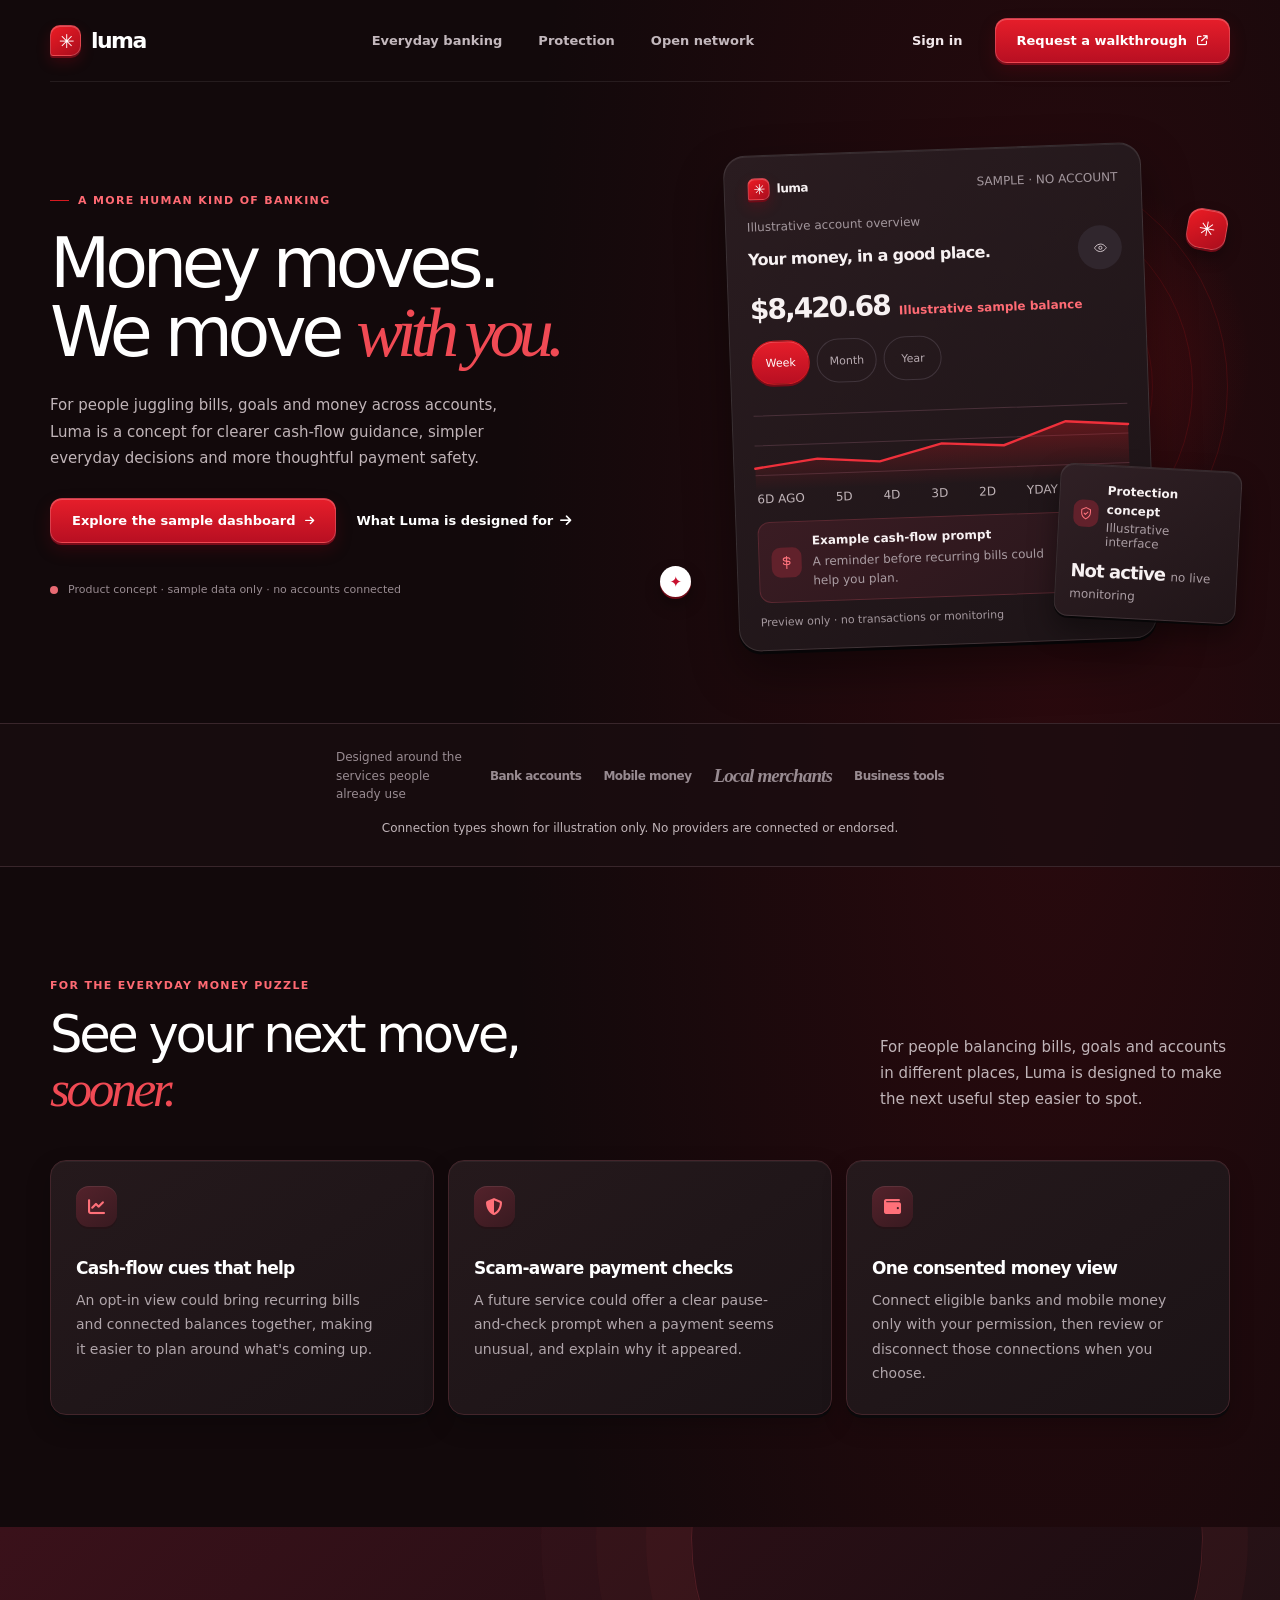
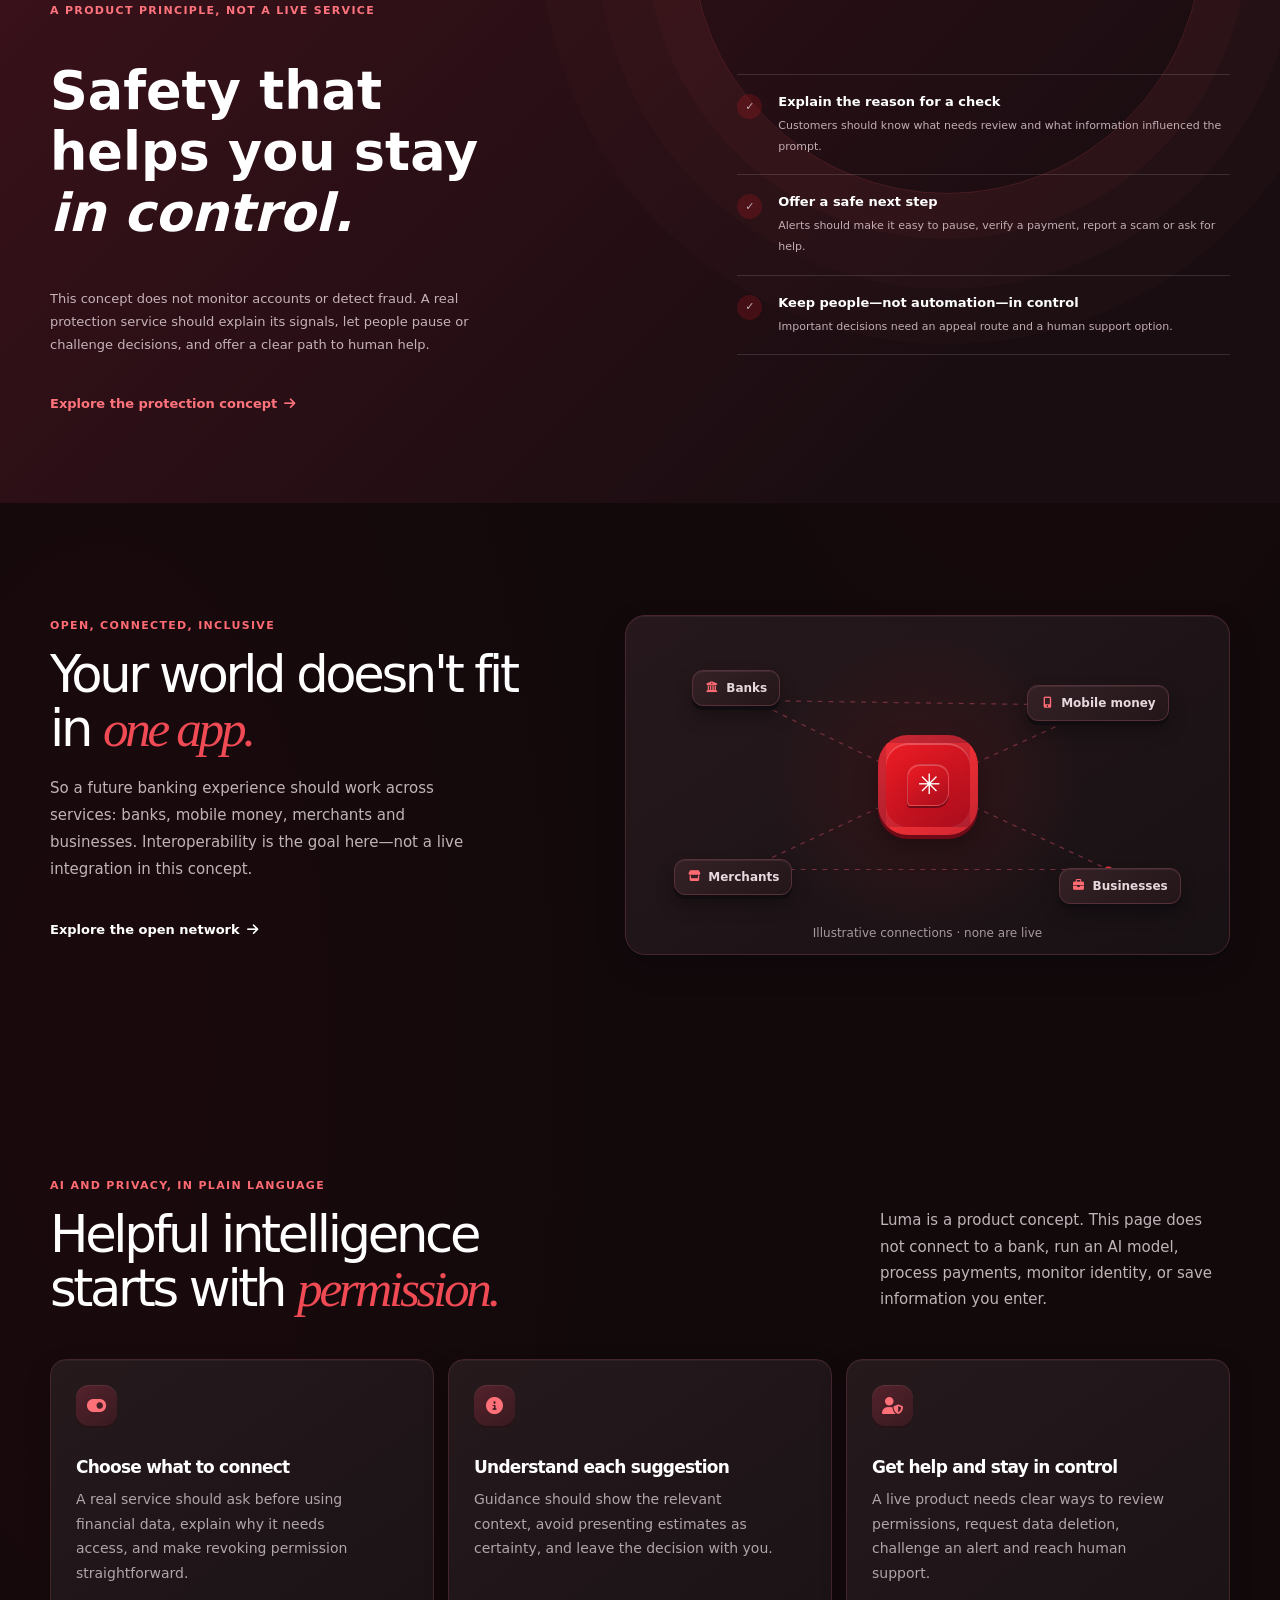
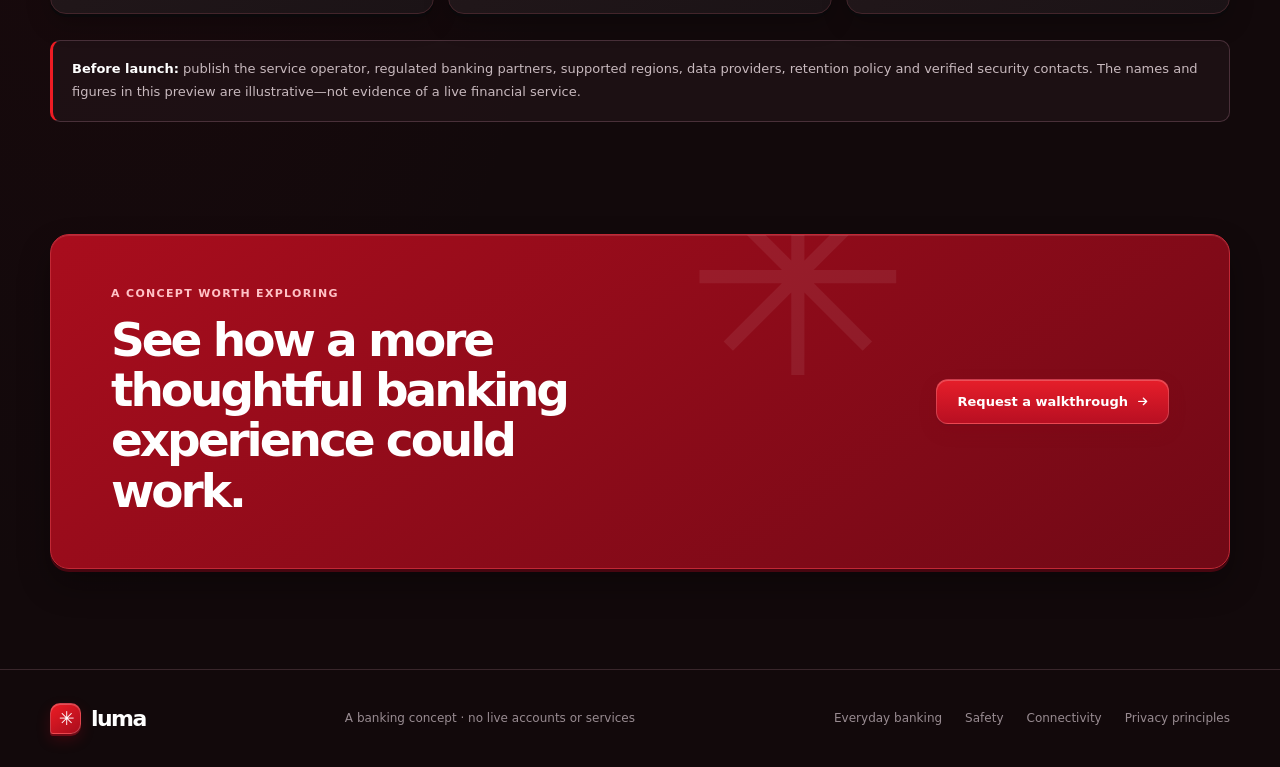
<file: index.html>
<!doctype html>
<html lang="en">
<head>
  <meta charset="utf-8">
  <meta name="viewport" content="width=device-width, initial-scale=1">
  <meta name="theme-color" content="#12090b">
  <meta name="description" content="Explore Luma, a concept for everyday money guidance, thoughtful fraud prevention and connected financial services. No real accounts or AI are connected.">
  <title>Luma — banking, one step ahead</title>
  <link rel="stylesheet" href="styles.css">
  <link rel="stylesheet" href="https://cdnjs.cloudflare.com/ajax/libs/font-awesome/6.7.2/css/all.min.css" crossorigin="anonymous">

</head>
<body>
  <header class="shell topbar">
    <a class="brand" href="#" aria-label="Luma home"><span class="brand-mark" aria-hidden="true">✳</span>luma</a>
    <nav class="nav" id="primary-nav" aria-label="Main navigation">
      <a href="everyday.html">Everyday banking</a>
      <a href="protection.html">Protection</a>
      <a href="connected.html">Open network</a>
    </nav>
    <div class="nav-actions">
      <a class="login" href="#sign-in">Sign in</a>
      <a class="button" href="#walkthrough" aria-label="Request a walkthrough"><span class="nav-cta-full">Request a walkthrough</span><span class="nav-cta-short" aria-hidden="true">Demo</span><i class="fa-solid fa-arrow-up-right-from-square" aria-hidden="true"></i></a>
      <button class="menu-toggle" type="button" aria-label="Open navigation menu" aria-expanded="false" aria-controls="primary-nav">
        <svg width="20" height="20" viewBox="0 0 24 24" fill="none" aria-hidden="true"><path d="M4 7h16M4 12h16M4 17h16" stroke="currentColor" stroke-width="1.7" stroke-linecap="round"/></svg>
      </button>
    </div>
  </header>

  <main>
    <section class="shell hero" aria-labelledby="hero-title">
      <div class="hero-copy">
        <div class="eyebrow">A more human kind of banking</div>
        <h1 id="hero-title">Money moves.<br>We move <em>with you.</em></h1>
        <p>For people juggling bills, goals and money across accounts, Luma is a concept for clearer cash-flow guidance, simpler everyday decisions and more thoughtful payment safety.</p>
        <div class="hero-buttons">
          <a class="button" href="#demo">Explore the sample dashboard <i class="fa-solid fa-arrow-right" aria-hidden="true"></i></a>
          <a class="text-link" href="#everyday">What Luma is designed for <i class="fa-solid fa-arrow-right" aria-hidden="true"></i></a>
        </div>
        <div class="trust-row">
          <span class="preview-dot" aria-hidden="true"></span>
          <span>Product concept · sample data only · no accounts connected</span>
        </div>
      </div>

      <div class="hero-visual">
        <div class="glow" aria-hidden="true"></div>
        <div class="orbit" aria-hidden="true"></div>
        <span class="float-spark spark-one" aria-hidden="true">✳</span>
        <span class="float-spark spark-two" aria-hidden="true">✦</span>
        <div class="dashboard" id="demo" aria-label="Illustrative Luma dashboard">
          <div class="dash-top">
            <div class="dash-brand"><span class="brand-mark" aria-hidden="true">✳</span>luma</div>
            <span class="dash-date">SAMPLE · NO ACCOUNT</span>
          </div>
          <p class="greeting">Illustrative account overview</p>
          <div class="dash-heading">
            <h2 id="dashboard-title">Your money, in a good place.</h2>
            <button type="button" class="balance-toggle" aria-label="Hide account balance" aria-pressed="false" title="Toggle balance visibility">
              <svg width="15" height="15" viewBox="0 0 24 24" fill="none" aria-hidden="true"><path d="M2.5 12s3.4-6 9.5-6 9.5 6 9.5 6-3.4 6-9.5 6-9.5-6-9.5-6Z" stroke="currentColor" stroke-width="1.5"/><circle cx="12" cy="12" r="2.5" stroke="currentColor" stroke-width="1.5"/></svg>
            </button>
          </div>
          <div class="balance-line">
            <span class="balance-amount" data-visible="$8,420.68">$8,420.68</span>
            <span class="balance-change">Illustrative sample balance</span>
          </div>
          <div class="balance-tabs" role="group" aria-label="Choose dashboard time period">
            <button class="balance-tab active" type="button" data-period="week" aria-pressed="true">Week</button>
            <button class="balance-tab" type="button" data-period="month" aria-pressed="false">Month</button>
            <button class="balance-tab" type="button" data-period="year" aria-pressed="false">Year</button>
          </div>
          <svg class="chart" viewBox="0 0 360 92" preserveAspectRatio="none" role="img" aria-label="Illustrative weekly account balance trend">
            <defs><linearGradient id="chartFill" x1="0" x2="0" y1="0" y2="1"><stop offset="0" stop-color="#d71920" stop-opacity=".35"/><stop offset="1" stop-color="#d71920" stop-opacity="0"/></linearGradient></defs>
            <path class="chart-grid" d="M0 17H360M0 47H360M0 77H360"/>
            <path class="chart-fill" id="chart-area" d="M0 70 L60 62 L120 67 L180 51 L240 55 L300 33 L360 38 L360 92 L0 92Z"/>
            <path class="chart-line" id="chart-line" d="M0 70 L60 62 L120 67 L180 51 L240 55 L300 33 L360 38"/>
          </svg>
          <p class="chart-description sr-only" id="chart-description" aria-live="polite">Sample weekly balance trend. No account is connected and these figures are not real.</p>
          <div class="chart-label" aria-hidden="true"><span>6D AGO</span><span>5D</span><span>4D</span><span>3D</span><span>2D</span><span>YDAY</span><span>TODAY</span></div>
          <div class="insight-card">
            <div class="insight-icon" aria-hidden="true">
              <svg width="16" height="16" viewBox="0 0 24 24" fill="none"><path d="M12 3v18M17 7.5c0-1.6-2-2.7-5-2.7S7 6 7 7.5 8.5 10 12 10s5 1.1 5 2.7-2 2.7-5 2.7-5-1.1-5-2.7" stroke="currentColor" stroke-width="1.6" stroke-linecap="round"/></svg>
            </div>
            <div class="insight-copy"><strong id="insight-title">Example cash-flow prompt</strong><span id="insight-copy">A reminder before recurring bills could help you plan.</span></div>
            <span class="insight-value">SAMPLE</span>
          </div>
          <div class="dash-bottom">Preview only · no transactions or monitoring</div>
        </div>
        <div class="floating-card">
          <div class="floating-head">
            <span class="shield" aria-hidden="true">
              <svg width="15" height="15" viewBox="0 0 24 24" fill="none"><path d="M12 3 19 6v5c0 4.6-3 8-7 10-4-2-7-5.4-7-10V6l7-3Z" stroke="currentColor" stroke-width="1.6"/><path d="m9 12 2 2 4-4" stroke="currentColor" stroke-width="1.6" stroke-linecap="round" stroke-linejoin="round"/></svg>
            </span>
            <div><strong>Protection concept</strong><small>Illustrative interface</small></div>
          </div>
          <div class="protected">Not active <span>no live monitoring</span></div>
        </div>
      </div>
    </section>

    <section class="partners" aria-label="Examples of services a future Luma experience could connect">
      <div class="shell partners-row">
        <div class="partners-label">Designed around the services people already use</div>
        <div class="partner-name">Bank accounts</div>
        <div class="partner-name">Mobile money</div>
        <div class="partner-name">Local merchants</div>
        <div class="partner-name">Business tools</div>
      </div>
      <p class="network-disclaimer">Connection types shown for illustration only. No providers are connected or endorsed.</p>
    </section>

    <section class="shell section" id="everyday" aria-labelledby="everyday-title">
      <div class="section-head">
        <div>
          <div class="section-kicker">For the everyday money puzzle</div>
          <h2 id="everyday-title">See your next move, <em>sooner.</em></h2>
        </div>
        <p class="section-intro">For people balancing bills, goals and accounts in different places, Luma is designed to make the next useful step easier to spot.</p>
      </div>
      <div class="feature-grid">
        <article class="feature">
          <div class="feature-icon" aria-hidden="true"><i class="fa-solid fa-chart-line"></i></div>
          <h3>Cash-flow cues that help</h3>
          <p>An opt-in view could bring recurring bills and connected balances together, making it easier to plan around what's coming up.</p>
        </article>
        <article class="feature">
          <div class="feature-icon" aria-hidden="true"><i class="fa-solid fa-shield-halved"></i></div>
          <h3>Scam-aware payment checks</h3>
          <p>A future service could offer a clear pause-and-check prompt when a payment seems unusual, and explain why it appeared.</p>
        </article>
        <article class="feature">
          <div class="feature-icon" aria-hidden="true"><i class="fa-solid fa-wallet"></i></div>
          <h3>One consented money view</h3>
          <p>Connect eligible banks and mobile money only with your permission, then review or disconnect those connections when you choose.</p>
        </article>
      </div>
    </section>

    <section class="safety" id="protection" aria-labelledby="safety-title">
      <div class="shell safety-inner">
        <div>
          <div class="section-kicker">A product principle, not a live service</div>
          <h2 id="safety-title">Safety that helps you stay <em>in control.</em></h2>
          <p>This concept does not monitor accounts or detect fraud. A real protection service should explain its signals, let people pause or challenge decisions, and offer a clear path to human help.</p>
          <a class="text-link" href="protection.html">Explore the protection concept <i class="fa-solid fa-arrow-right" aria-hidden="true"></i></a>
        </div>
        <div class="safety-list">
          <div class="safety-item">
            <span class="check" aria-hidden="true">✓</span>
            <div><strong>Explain the reason for a check</strong><span>Customers should know what needs review and what information influenced the prompt.</span></div>
          </div>
          <div class="safety-item">
            <span class="check" aria-hidden="true">✓</span>
            <div><strong>Offer a safe next step</strong><span>Alerts should make it easy to pause, verify a payment, report a scam or ask for help.</span></div>
          </div>
          <div class="safety-item">
            <span class="check" aria-hidden="true">✓</span>
            <div><strong>Keep people—not automation—in control</strong><span>Important decisions need an appeal route and a human support option.</span></div>
          </div>
        </div>
      </div>
    </section>

    <section class="shell section network" id="connected" aria-labelledby="network-title">
      <div>
        <div class="section-kicker">Open, connected, inclusive</div>
        <h2 id="network-title">Your world doesn't fit in <em>one app.</em></h2>
        <p>So a future banking experience should work across services: banks, mobile money, merchants and businesses. Interoperability is the goal here—not a live integration in this concept.</p>
        <a class="text-link" href="connected.html">Explore the open network <i class="fa-solid fa-arrow-right" aria-hidden="true"></i></a>
      </div>
      <div class="network-map" role="img" aria-label="Luma connecting banks, mobile wallets, merchants and businesses">
        <svg class="map-lines" viewBox="0 0 500 340" preserveAspectRatio="none" aria-hidden="true">
          <path d="M250 170 105 85M250 170 395 90M250 170 100 255M250 170 400 255"/>
          <path d="M105 85 395 90M100 255 400 255"/>
          <circle cx="105" cy="85" r="3"/><circle cx="395" cy="90" r="3"/><circle cx="100" cy="255" r="3"/><circle cx="400" cy="255" r="3"/>
        </svg>
        <div class="network-hub"><span class="brand-mark" aria-hidden="true">✳</span></div>
        <div class="network-node node-bank"><i class="fa-solid fa-building-columns" aria-hidden="true"></i> Banks</div>
        <div class="network-node node-wallet"><i class="fa-solid fa-mobile-screen-button" aria-hidden="true"></i> Mobile money</div>
        <div class="network-node node-shop"><i class="fa-solid fa-store" aria-hidden="true"></i> Merchants</div>
        <div class="network-node node-business"><i class="fa-solid fa-briefcase" aria-hidden="true"></i> Businesses</div>
        <div class="network-note">Illustrative connections · none are live</div>
      </div>
    </section>

    <section class="shell section privacy" id="privacy" aria-labelledby="privacy-title">
      <div class="section-head">
        <div>
          <div class="section-kicker">AI and privacy, in plain language</div>
          <h2 id="privacy-title">Helpful intelligence starts with <em>permission.</em></h2>
        </div>
        <p class="section-intro">Luma is a product concept. This page does not connect to a bank, run an AI model, process payments, monitor identity, or save information you enter.</p>
      </div>
      <div class="feature-grid privacy-grid">
        <article class="feature">
          <div class="feature-icon" aria-hidden="true"><i class="fa-solid fa-toggle-on"></i></div>
          <h3>Choose what to connect</h3>
          <p>A real service should ask before using financial data, explain why it needs access, and make revoking permission straightforward.</p>
        </article>
        <article class="feature">
          <div class="feature-icon" aria-hidden="true"><i class="fa-solid fa-circle-info"></i></div>
          <h3>Understand each suggestion</h3>
          <p>Guidance should show the relevant context, avoid presenting estimates as certainty, and leave the decision with you.</p>
        </article>
        <article class="feature">
          <div class="feature-icon" aria-hidden="true"><i class="fa-solid fa-user-shield"></i></div>
          <h3>Get help and stay in control</h3>
          <p>A live product needs clear ways to review permissions, request data deletion, challenge an alert and reach human support.</p>
        </article>
      </div>
      <p class="launch-note" id="demo-disclosure"><strong>Before launch:</strong> publish the service operator, regulated banking partners, supported regions, data providers, retention policy and verified security contacts. The names and figures in this preview are illustrative—not evidence of a live financial service.</p>
    </section>

    <section class="shell cta" aria-labelledby="cta-title">
      <div class="cta-panel">
        <div>
          <div class="section-kicker">A concept worth exploring</div>
          <h2 id="cta-title">See how a more thoughtful banking experience could work.</h2>
        </div>
        <a class="button" href="#walkthrough">Request a walkthrough <i class="fa-solid fa-arrow-right" aria-hidden="true"></i></a>
      </div>
    </section>
  </main>

  <footer>
    <div class="shell footer-row">
      <a class="brand" href="#" aria-label="Luma home"><span class="brand-mark" aria-hidden="true">✳</span>luma</a>
      <div class="footer-note">A banking concept · no live accounts or services</div>
      <nav class="footer-links" aria-label="Footer navigation">
        <a href="everyday.html">Everyday banking</a><a href="protection.html">Safety</a><a href="connected.html">Connectivity</a>
        <a href="#privacy">Privacy principles</a>
      </nav>
    </div>
  </footer>
  <div class="toast" role="status" aria-live="polite"></div>

  <dialog class="site-dialog" id="sign-in" aria-labelledby="sign-in-title">
    <form method="dialog" class="dialog-close-form"><button class="dialog-close" type="submit" aria-label="Close sign-in information">×</button></form>
    <p class="section-kicker">Account access</p>
    <h2 id="sign-in-title">Sign-in isn't available in this concept.</h2>
    <p>Luma is a design preview, not a live bank. There are no customer accounts here, and this page will never ask for your banking password or one-time code.</p>
    <p>A live sign-in must use a verified identity provider and the appropriate security and support controls.</p>
    <button class="button" type="button" data-dialog-close>Back to the page</button>
  </dialog>

  <dialog class="site-dialog" id="walkthrough" aria-labelledby="walkthrough-title">
    <form method="dialog" class="dialog-close-form"><button class="dialog-close" type="submit" aria-label="Close walkthrough form">×</button></form>
    <p class="section-kicker">Product walkthrough</p>
    <h2 id="walkthrough-title">Explore the Luma concept.</h2>
    <p>This preview form is not connected to a team. Nothing you enter is sent or saved. Do not enter financial, account or other sensitive information.</p>
    <form id="walkthrough-form" method="dialog">
      <label for="walkthrough-name">Name</label>
      <input id="walkthrough-name" name="name" autocomplete="name" required>
      <label for="walkthrough-email">Email</label>
      <input id="walkthrough-email" name="email" type="email" autocomplete="email" required>
      <label for="walkthrough-interest">What would you like to explore?</label>
      <select id="walkthrough-interest" name="interest">
        <option>Everyday money guidance</option>
        <option>Fraud and scam protection</option>
        <option>Connected financial services</option>
      </select>
      <button class="button" type="submit">Preview the request <i class="fa-solid fa-arrow-right" aria-hidden="true"></i></button>
    </form>
    <p class="form-status" role="status" aria-live="polite"></p>
  </dialog>

  <script src="script.js"></script>
</body>
</html>
</file>
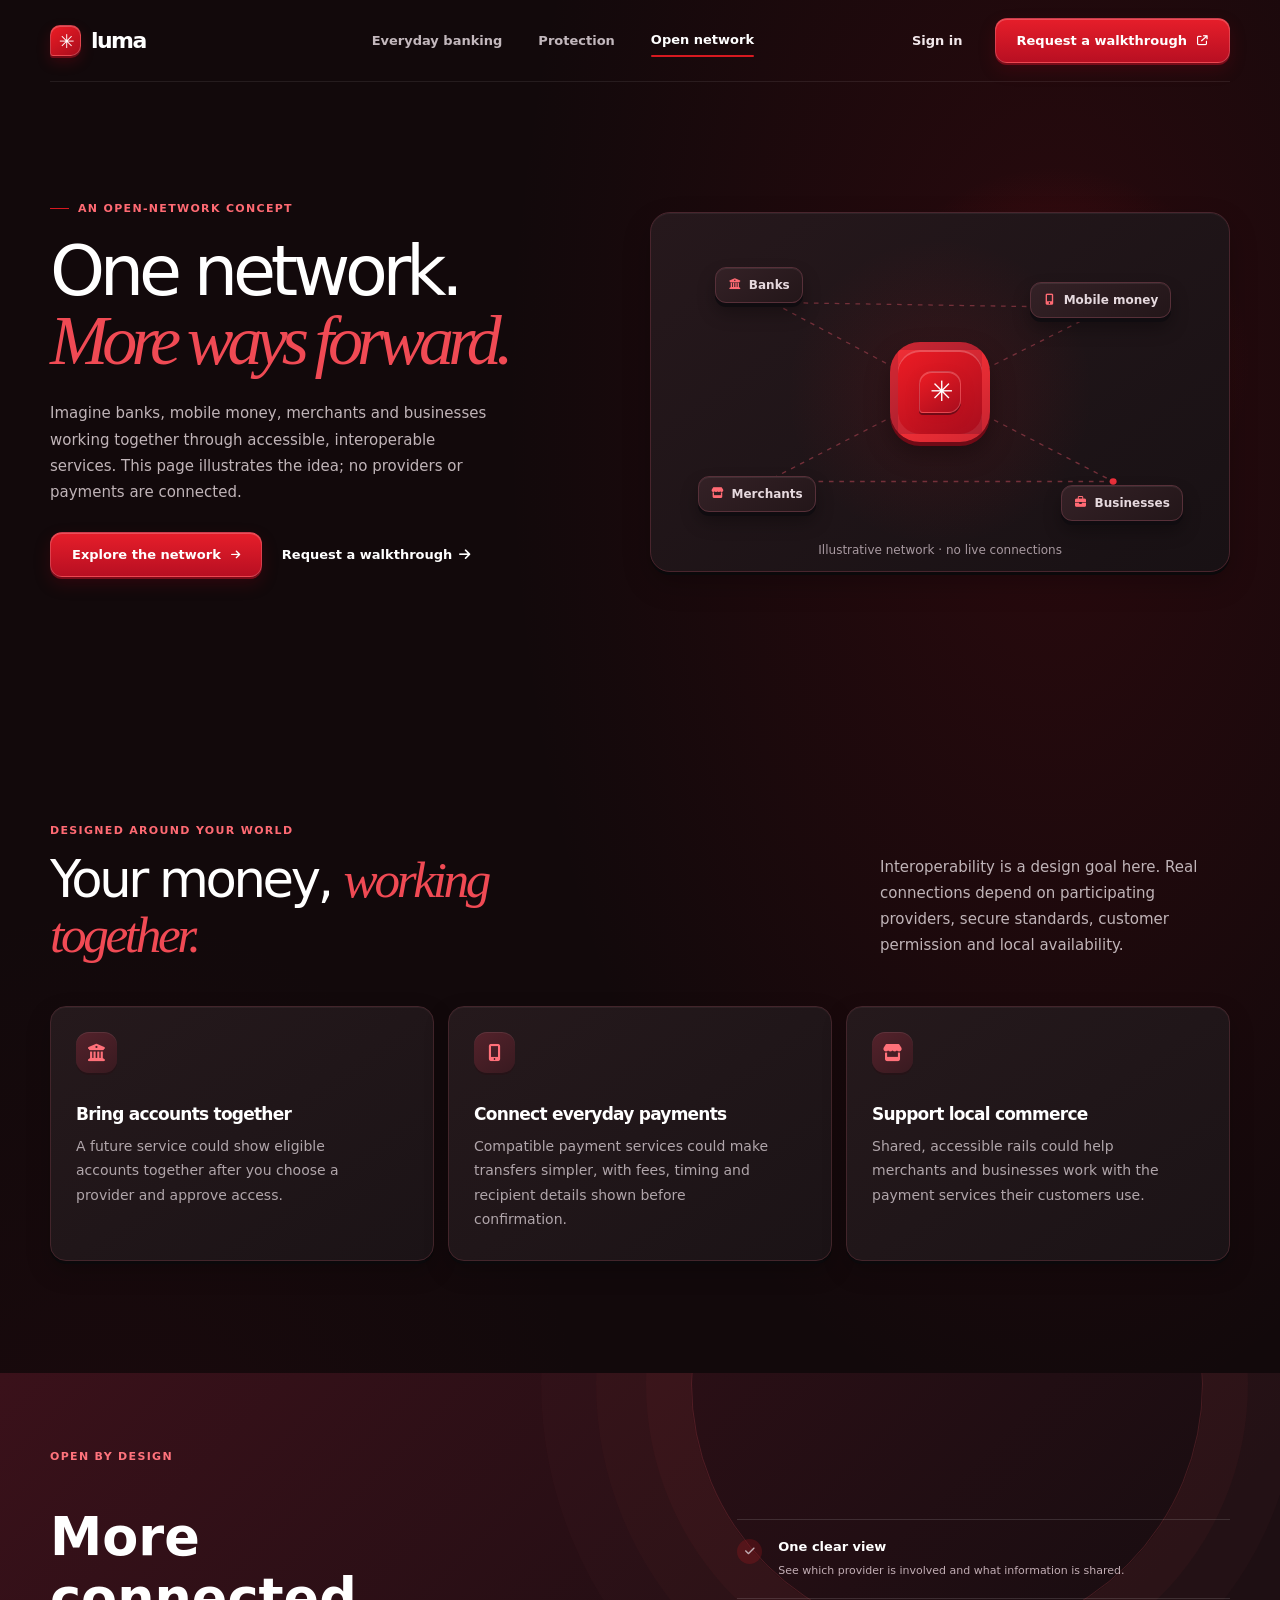
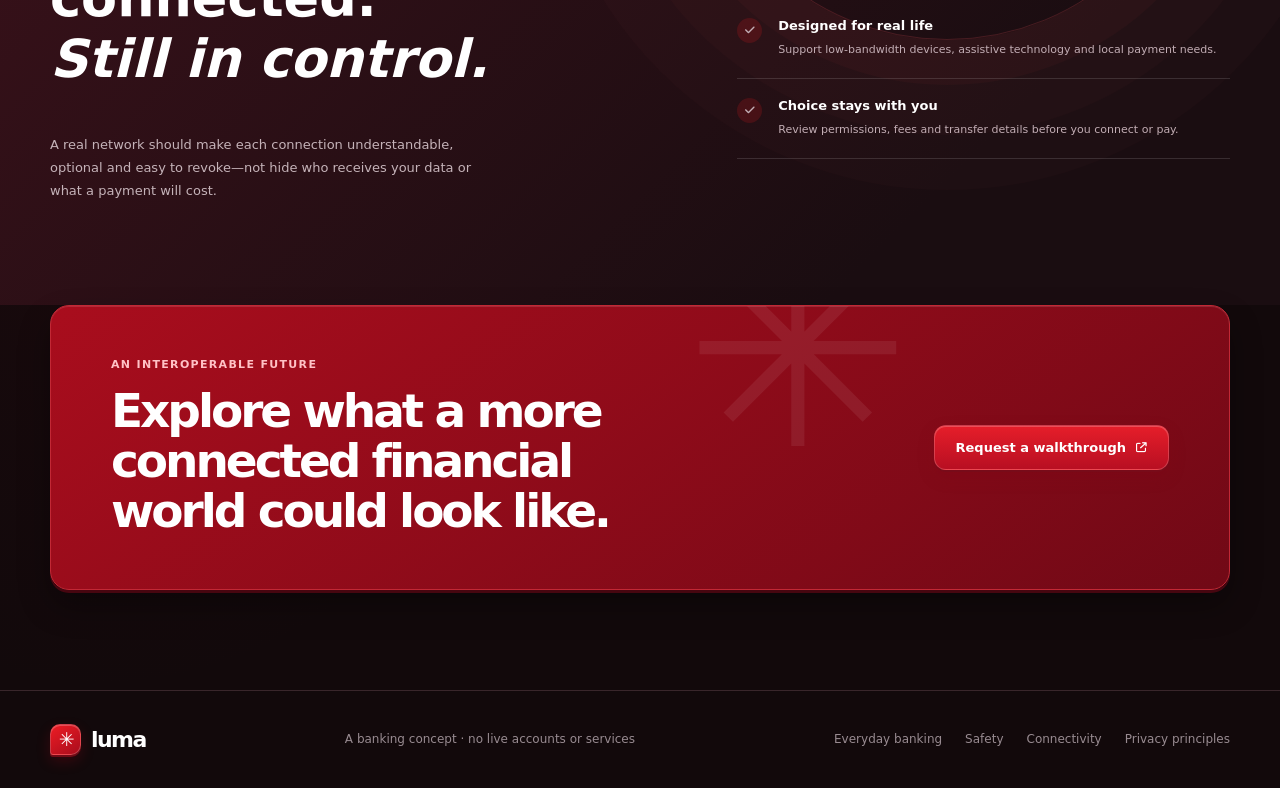
<file: connected.html>
<!doctype html>
<html lang="en">
<head>
  <meta charset="utf-8">
  <meta name="viewport" content="width=device-width, initial-scale=1">
  <meta name="theme-color" content="#12090b">
  <meta name="description" content="Explore Luma's concept for interoperable banking across banks, mobile money, merchants and businesses. No services are connected in this preview.">
  <title>Open Network — Luma</title>
  <link rel="stylesheet" href="styles.css">
  <link rel="stylesheet" href="https://cdnjs.cloudflare.com/ajax/libs/font-awesome/6.7.2/css/all.min.css" crossorigin="anonymous">
</head>
<body>
  <header class="shell topbar">
    <a class="brand" href="index.html" aria-label="Luma home"><span class="brand-mark" aria-hidden="true">✳</span>luma</a>
    <nav class="nav" id="primary-nav" aria-label="Main navigation">
      <a href="everyday.html">Everyday banking</a>
      <a href="protection.html">Protection</a>
      <a href="#connected" aria-current="page">Open network</a>
    </nav>
    <div class="nav-actions">
      <a class="login" href="index.html#sign-in">Sign in</a>
      <a class="button" href="index.html#walkthrough" aria-label="Request a walkthrough"><span class="nav-cta-full">Request a walkthrough</span><span class="nav-cta-short" aria-hidden="true">Demo</span><i class="fa-solid fa-arrow-up-right-from-square" aria-hidden="true"></i></a>
      <button class="menu-toggle" type="button" aria-label="Open navigation menu" aria-expanded="false" aria-controls="primary-nav">
        <svg width="20" height="20" viewBox="0 0 24 24" fill="none" aria-hidden="true"><path d="M4 7h16M4 12h16M4 17h16" stroke="currentColor" stroke-width="1.7" stroke-linecap="round"/></svg>
      </button>
    </div>
  </header>

  <main>
    <section class="shell hero connected-hero" id="connected" aria-labelledby="connected-title">
      <div class="hero-copy">
        <div class="eyebrow">An open-network concept</div>
        <h1 id="connected-title">One network.<br><em>More ways forward.</em></h1>
        <p>Imagine banks, mobile money, merchants and businesses working together through accessible, interoperable services. This page illustrates the idea; no providers or payments are connected.</p>
        <div class="hero-buttons">
          <a class="button" href="#connections">Explore the network <i class="fa-solid fa-arrow-right" aria-hidden="true"></i></a>
          <a class="text-link" href="index.html#walkthrough">Request a walkthrough <i class="fa-solid fa-arrow-right" aria-hidden="true"></i></a>
        </div>
      </div>

      <div class="hero-visual connected-visual" role="img" aria-label="A network connecting banks, mobile wallets, merchants and businesses">
        <div class="glow" aria-hidden="true"></div>
        <div class="network-map">
          <svg class="map-lines" viewBox="0 0 500 340" preserveAspectRatio="none" aria-hidden="true">
            <path d="M250 170 105 85M250 170 395 90M250 170 100 255M250 170 400 255"/>
            <path d="M105 85 395 90M100 255 400 255"/>
            <circle cx="105" cy="85" r="3"/><circle cx="395" cy="90" r="3"/><circle cx="100" cy="255" r="3"/><circle cx="400" cy="255" r="3"/>
          </svg>
          <div class="network-hub"><span class="brand-mark" aria-hidden="true">✳</span></div>
          <div class="network-node node-bank"><i class="fa-solid fa-building-columns" aria-hidden="true"></i> Banks</div>
          <div class="network-node node-wallet"><i class="fa-solid fa-mobile-screen-button" aria-hidden="true"></i> Mobile money</div>
          <div class="network-node node-shop"><i class="fa-solid fa-store" aria-hidden="true"></i> Merchants</div>
          <div class="network-node node-business"><i class="fa-solid fa-briefcase" aria-hidden="true"></i> Businesses</div>
          <div class="network-note">Illustrative network · no live connections</div>
        </div>
      </div>
    </section>

    <section class="shell section" id="connections" aria-labelledby="connections-title">
      <div class="section-head">
        <div>
          <div class="section-kicker">Designed around your world</div>
          <h2 id="connections-title">Your money, <em>working together.</em></h2>
        </div>
        <p class="section-intro">Interoperability is a design goal here. Real connections depend on participating providers, secure standards, customer permission and local availability.</p>
      </div>
      <div class="feature-grid">
        <article class="feature">
          <div class="feature-icon" aria-hidden="true"><i class="fa-solid fa-building-columns"></i></div>
          <h3>Bring accounts together</h3>
          <p>A future service could show eligible accounts together after you choose a provider and approve access.</p>
        </article>
        <article class="feature">
          <div class="feature-icon" aria-hidden="true"><i class="fa-solid fa-mobile-screen-button"></i></div>
          <h3>Connect everyday payments</h3>
          <p>Compatible payment services could make transfers simpler, with fees, timing and recipient details shown before confirmation.</p>
        </article>
        <article class="feature">
          <div class="feature-icon" aria-hidden="true"><i class="fa-solid fa-store"></i></div>
          <h3>Support local commerce</h3>
          <p>Shared, accessible rails could help merchants and businesses work with the payment services their customers use.</p>
        </article>
      </div>
    </section>

    <section class="safety" aria-labelledby="network-safety-title">
      <div class="shell safety-inner">
        <div>
          <div class="section-kicker">Open by design</div>
          <h2 id="network-safety-title">More connected.<br><em>Still in control.</em></h2>
          <p>A real network should make each connection understandable, optional and easy to revoke—not hide who receives your data or what a payment will cost.</p>
        </div>
        <div class="safety-list">
          <div class="safety-item">
            <span class="check" aria-hidden="true"><i class="fa-solid fa-check"></i></span>
            <div><strong>One clear view</strong><span>See which provider is involved and what information is shared.</span></div>
          </div>
          <div class="safety-item">
            <span class="check" aria-hidden="true"><i class="fa-solid fa-check"></i></span>
            <div><strong>Designed for real life</strong><span>Support low-bandwidth devices, assistive technology and local payment needs.</span></div>
          </div>
          <div class="safety-item">
            <span class="check" aria-hidden="true"><i class="fa-solid fa-check"></i></span>
            <div><strong>Choice stays with you</strong><span>Review permissions, fees and transfer details before you connect or pay.</span></div>
          </div>
        </div>
      </div>
    </section>

    <section class="shell cta" aria-labelledby="network-cta-title">
      <div class="cta-panel">
        <div>
          <div class="section-kicker">An interoperable future</div>
          <h2 id="network-cta-title">Explore what a more connected financial world could look like.</h2>
        </div>
        <a class="button" href="index.html#walkthrough">Request a walkthrough <i class="fa-solid fa-arrow-up-right-from-square" aria-hidden="true"></i></a>
      </div>
    </section>
  </main>

  <footer>
    <div class="shell footer-row">
      <a class="brand" href="index.html" aria-label="Luma home"><span class="brand-mark" aria-hidden="true">✳</span>luma</a>
      <div class="footer-note">A banking concept · no live accounts or services</div>
      <nav class="footer-links" aria-label="Footer navigation">
        <a href="everyday.html">Everyday banking</a>
        <a href="protection.html">Safety</a>
        <a href="#connected">Connectivity</a>
        <a href="index.html#privacy">Privacy principles</a>
      </nav>
    </div>
  </footer>
  <div class="toast" role="status" aria-live="polite"></div>

  <script src="script.js"></script>
</body>
</html>
</file>
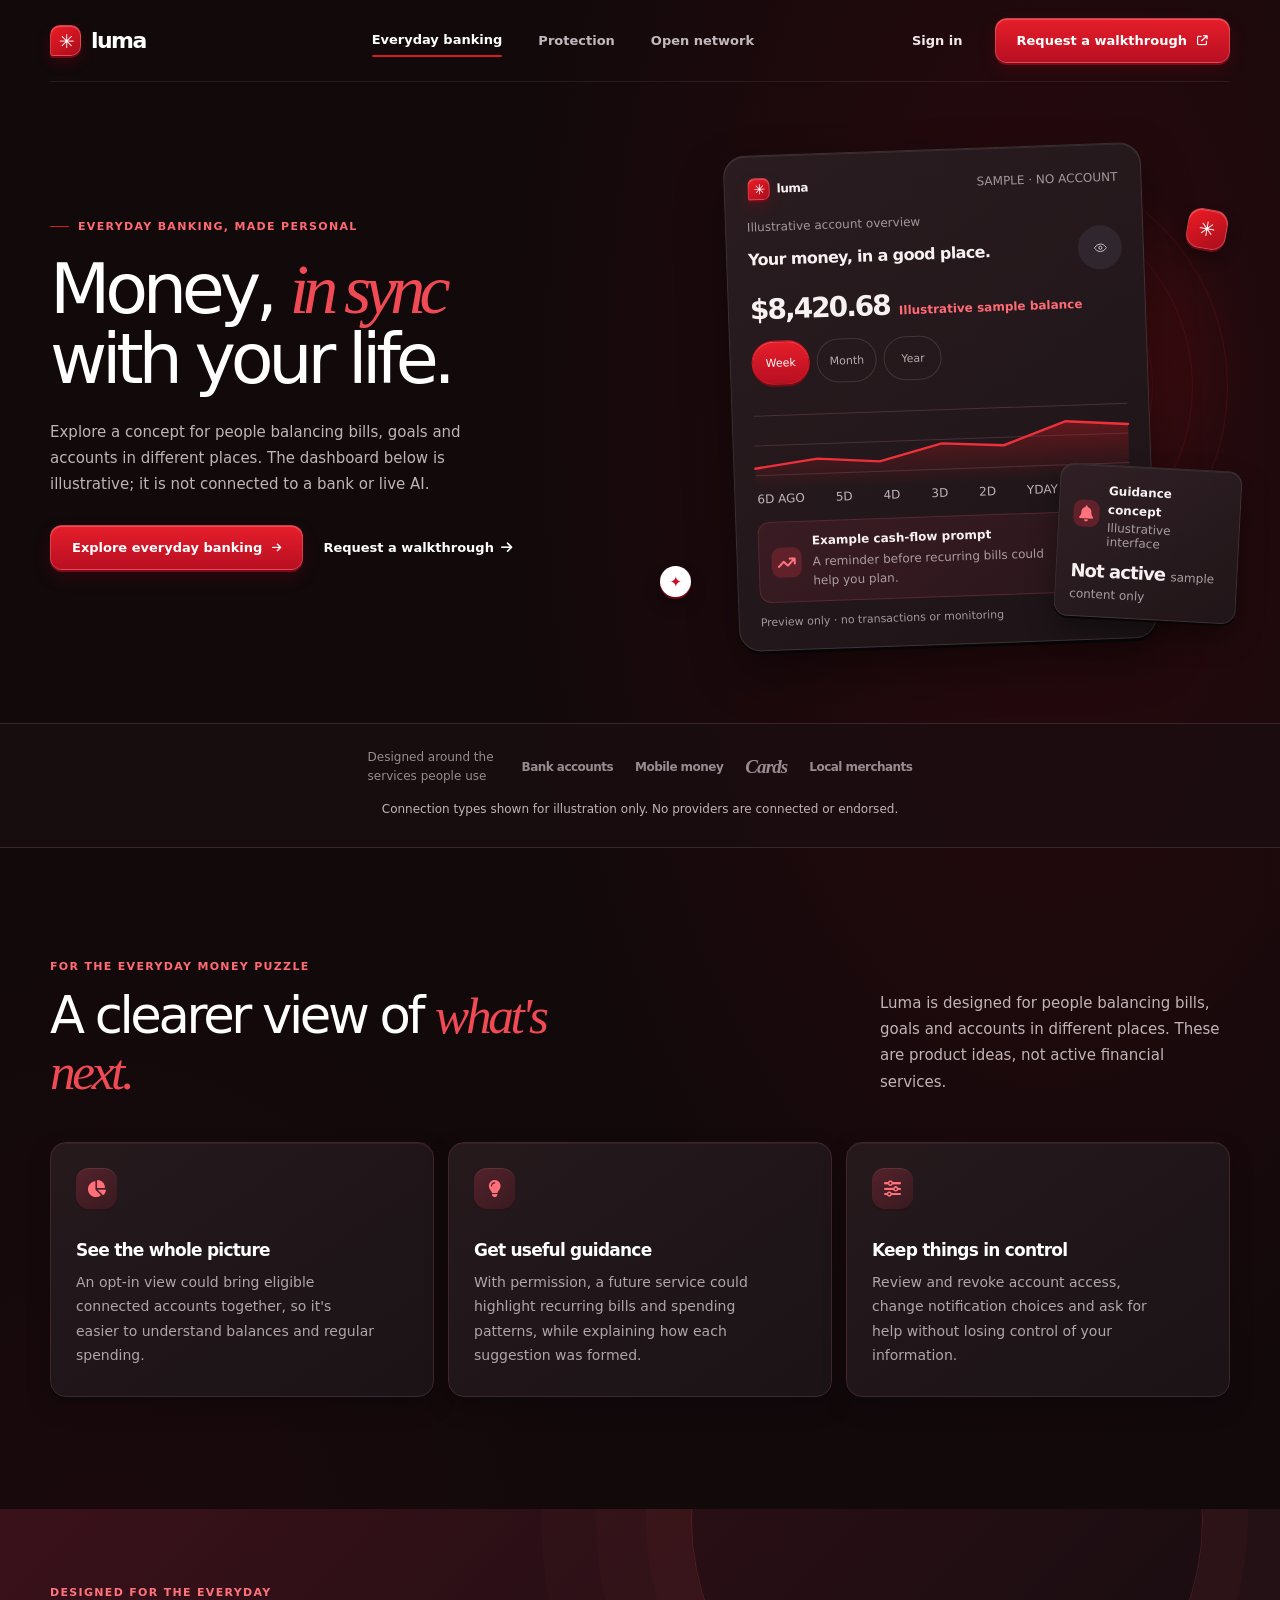
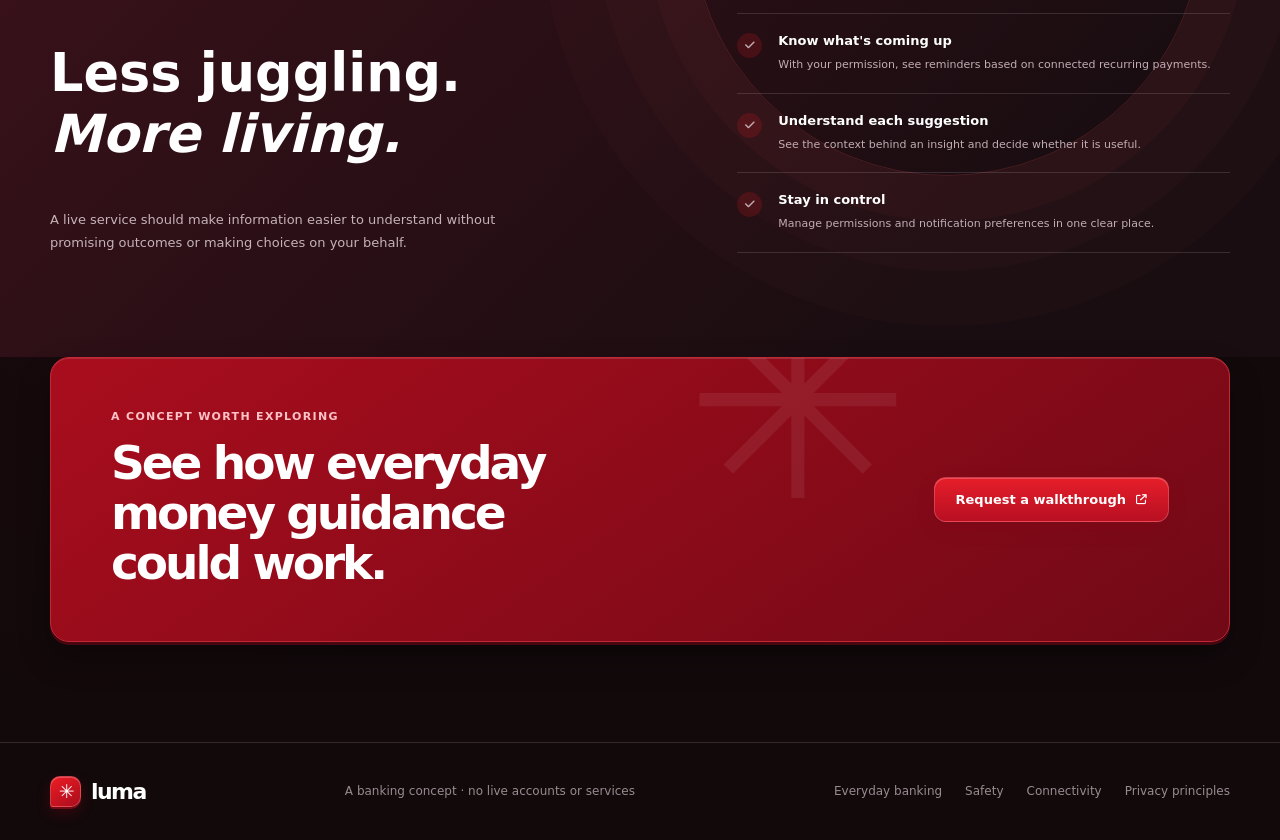
<file: everyday.html>
<!doctype html>
<html lang="en">
<head>
  <meta charset="utf-8">
  <meta name="viewport" content="width=device-width, initial-scale=1">
  <meta name="theme-color" content="#12090b">
  <meta name="description" content="Explore Luma's everyday banking concept with sample data only. No real accounts or AI are connected.">
  <title>Everyday Banking — Luma</title>
  <link rel="stylesheet" href="styles.css">
  <link rel="stylesheet" href="https://cdnjs.cloudflare.com/ajax/libs/font-awesome/6.7.2/css/all.min.css" crossorigin="anonymous">
</head>
<body>
  <header class="shell topbar">
    <a class="brand" href="index.html" aria-label="Luma home"><span class="brand-mark" aria-hidden="true">✳</span>luma</a>
    <nav class="nav" id="primary-nav" aria-label="Main navigation">
      <a href="#everyday" aria-current="page">Everyday banking</a>
      <a href="protection.html">Protection</a>
      <a href="connected.html">Open network</a>
    </nav>
    <div class="nav-actions">
      <a class="login" href="index.html#sign-in">Sign in</a>
      <a class="button" href="index.html#walkthrough" aria-label="Request a walkthrough"><span class="nav-cta-full">Request a walkthrough</span><span class="nav-cta-short" aria-hidden="true">Demo</span><i class="fa-solid fa-arrow-up-right-from-square" aria-hidden="true"></i></a>
      <button class="menu-toggle" type="button" aria-label="Open navigation menu" aria-expanded="false" aria-controls="primary-nav">
        <svg width="20" height="20" viewBox="0 0 24 24" fill="none" aria-hidden="true"><path d="M4 7h16M4 12h16M4 17h16" stroke="currentColor" stroke-width="1.7" stroke-linecap="round"/></svg>
      </button>
    </div>
  </header>

  <main>
    <section class="shell hero" id="everyday" aria-labelledby="everyday-title">
      <div class="hero-copy">
        <div class="eyebrow">Everyday banking, made personal</div>
        <h1 id="everyday-title">Money, <em>in sync</em><br>with your life.</h1>
        <p>Explore a concept for people balancing bills, goals and accounts in different places. The dashboard below is illustrative; it is not connected to a bank or live AI.</p>
        <div class="hero-buttons">
          <a class="button" href="#everyday-tools">Explore everyday banking <i class="fa-solid fa-arrow-right" aria-hidden="true"></i></a>
          <a class="text-link" href="index.html#walkthrough">Request a walkthrough <i class="fa-solid fa-arrow-right" aria-hidden="true"></i></a>
        </div>
      </div>

      <div class="hero-visual">
        <div class="glow" aria-hidden="true"></div>
        <div class="orbit" aria-hidden="true"></div>
        <span class="float-spark spark-one" aria-hidden="true">✳</span>
        <span class="float-spark spark-two" aria-hidden="true">✦</span>
        <div class="dashboard">
          <div class="dash-top">
            <div class="dash-brand"><span class="brand-mark" aria-hidden="true">✳</span>luma</div>
            <span class="dash-date">SAMPLE · NO ACCOUNT</span>
          </div>
          <p class="greeting">Illustrative account overview</p>
          <div class="dash-heading">
            <h2>Your money, in a good place.</h2>
            <button type="button" class="balance-toggle" aria-label="Hide account balance" aria-pressed="false" title="Toggle balance visibility">
              <svg width="15" height="15" viewBox="0 0 24 24" fill="none" aria-hidden="true"><path d="M2.5 12s3.4-6 9.5-6 9.5 6 9.5 6-3.4 6-9.5 6-9.5-6-9.5-6Z" stroke="currentColor" stroke-width="1.5"/><circle cx="12" cy="12" r="2.5" stroke="currentColor" stroke-width="1.5"/></svg>
            </button>
          </div>
          <div class="balance-line">
            <span class="balance-amount" data-visible="$8,420.68">$8,420.68</span>
            <span class="balance-change">Illustrative sample balance</span>
          </div>
          <div class="balance-tabs" role="group" aria-label="Choose dashboard time period">
            <button class="balance-tab active" type="button" data-period="week" aria-pressed="true">Week</button>
            <button class="balance-tab" type="button" data-period="month" aria-pressed="false">Month</button>
            <button class="balance-tab" type="button" data-period="year" aria-pressed="false">Year</button>
          </div>
          <svg class="chart" viewBox="0 0 360 92" preserveAspectRatio="none" role="img" aria-label="Illustrative weekly account balance trend">
            <defs><linearGradient id="chartFill" x1="0" x2="0" y1="0" y2="1"><stop offset="0" stop-color="#d71920" stop-opacity=".35"/><stop offset="1" stop-color="#d71920" stop-opacity="0"/></linearGradient></defs>
            <path class="chart-grid" d="M0 17H360M0 47H360M0 77H360"/>
            <path class="chart-fill" id="chart-area" d="M0 70 L60 62 L120 67 L180 51 L240 55 L300 33 L360 38 L360 92 L0 92Z"/>
            <path class="chart-line" id="chart-line" d="M0 70 L60 62 L120 67 L180 51 L240 55 L300 33 L360 38"/>
          </svg>
          <p class="chart-description sr-only" id="chart-description" aria-live="polite">Sample weekly balance trend. No account is connected and these figures are not real.</p>
          <div class="chart-label" aria-hidden="true"><span>6D AGO</span><span>5D</span><span>4D</span><span>3D</span><span>2D</span><span>YDAY</span><span>TODAY</span></div>
          <div class="insight-card">
            <div class="insight-icon" aria-hidden="true"><i class="fa-solid fa-arrow-trend-up"></i></div>
            <div class="insight-copy"><strong id="insight-title">Example cash-flow prompt</strong><span id="insight-copy">A reminder before recurring bills could help you plan.</span></div>
            <span class="insight-value">SAMPLE</span>
          </div>
          <div class="dash-bottom">Preview only · no transactions or monitoring</div>
        </div>
        <div class="floating-card">
          <div class="floating-head">
            <span class="shield" aria-hidden="true"><i class="fa-solid fa-bell"></i></span>
            <div><strong>Guidance concept</strong><small>Illustrative interface</small></div>
          </div>
          <div class="protected">Not active <span>sample content only</span></div>
        </div>
      </div>
    </section>

    <section class="partners" aria-label="Connected banking network">
      <div class="shell partners-row">
        <div class="partners-label">Designed around the services people use</div>
        <div class="partner-name">Bank accounts</div>
        <div class="partner-name">Mobile money</div>
        <div class="partner-name">Cards</div>
        <div class="partner-name">Local merchants</div>
      </div>
      <p class="network-disclaimer">Connection types shown for illustration only. No providers are connected or endorsed.</p>
    </section>

    <section class="shell section" id="everyday-tools" aria-labelledby="tools-title">
      <div class="section-head">
        <div>
          <div class="section-kicker">For the everyday money puzzle</div>
          <h2 id="tools-title">A clearer view of <em>what's next.</em></h2>
        </div>
        <p class="section-intro">Luma is designed for people balancing bills, goals and accounts in different places. These are product ideas, not active financial services.</p>
      </div>
      <div class="feature-grid">
        <article class="feature">
          <div class="feature-icon" aria-hidden="true"><i class="fa-solid fa-chart-pie"></i></div>
          <h3>See the whole picture</h3>
          <p>An opt-in view could bring eligible connected accounts together, so it's easier to understand balances and regular spending.</p>
        </article>
        <article class="feature">
          <div class="feature-icon" aria-hidden="true"><i class="fa-solid fa-lightbulb"></i></div>
          <h3>Get useful guidance</h3>
          <p>With permission, a future service could highlight recurring bills and spending patterns, while explaining how each suggestion was formed.</p>
        </article>
        <article class="feature">
          <div class="feature-icon" aria-hidden="true"><i class="fa-solid fa-sliders"></i></div>
          <h3>Keep things in control</h3>
          <p>Review and revoke account access, change notification choices and ask for help without losing control of your information.</p>
        </article>
      </div>
    </section>

    <section class="safety" aria-labelledby="everyday-safety-title">
      <div class="shell safety-inner">
        <div>
          <div class="section-kicker">Designed for the everyday</div>
          <h2 id="everyday-safety-title">Less juggling.<br><em>More living.</em></h2>
          <p>A live service should make information easier to understand without promising outcomes or making choices on your behalf.</p>
        </div>
        <div class="safety-list">
          <div class="safety-item">
            <span class="check" aria-hidden="true"><i class="fa-solid fa-check"></i></span>
            <div><strong>Know what's coming up</strong><span>With your permission, see reminders based on connected recurring payments.</span></div>
          </div>
          <div class="safety-item">
            <span class="check" aria-hidden="true"><i class="fa-solid fa-check"></i></span>
            <div><strong>Understand each suggestion</strong><span>See the context behind an insight and decide whether it is useful.</span></div>
          </div>
          <div class="safety-item">
            <span class="check" aria-hidden="true"><i class="fa-solid fa-check"></i></span>
            <div><strong>Stay in control</strong><span>Manage permissions and notification preferences in one clear place.</span></div>
          </div>
        </div>
      </div>
    </section>

    <section class="shell cta" aria-labelledby="everyday-cta-title">
      <div class="cta-panel">
        <div>
          <div class="section-kicker">A concept worth exploring</div>
          <h2 id="everyday-cta-title">See how everyday money guidance could work.</h2>
        </div>
        <a class="button" href="index.html#walkthrough">Request a walkthrough <i class="fa-solid fa-arrow-up-right-from-square" aria-hidden="true"></i></a>
      </div>
    </section>
  </main>

  <footer>
    <div class="shell footer-row">
      <a class="brand" href="index.html" aria-label="Luma home"><span class="brand-mark" aria-hidden="true">✳</span>luma</a>
      <div class="footer-note">A banking concept · no live accounts or services</div>
      <nav class="footer-links" aria-label="Footer navigation">
        <a href="#everyday">Everyday banking</a>
        <a href="protection.html">Safety</a>
        <a href="connected.html">Connectivity</a>
        <a href="index.html#privacy">Privacy principles</a>
      </nav>
    </div>
  </footer>
  <div class="toast" role="status" aria-live="polite"></div>

  <script src="script.js"></script>
</body>
</html>
</file>
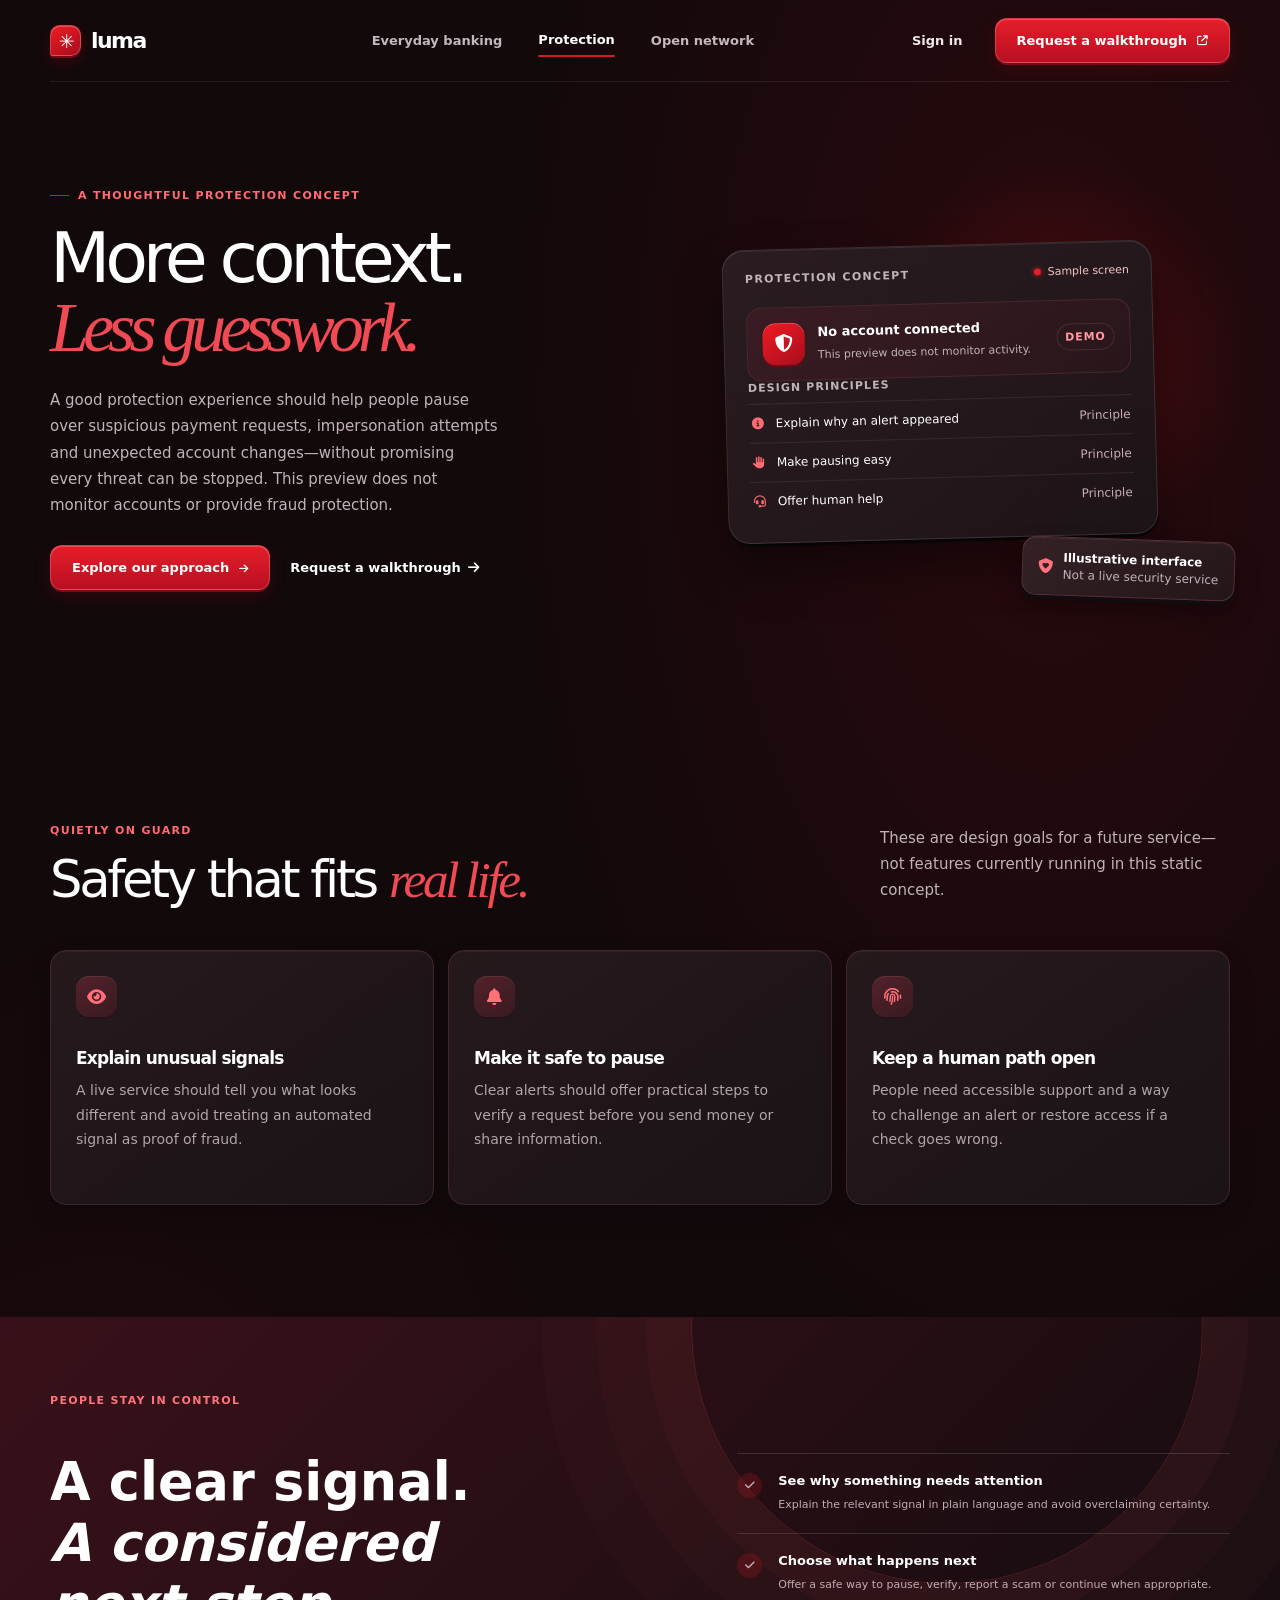
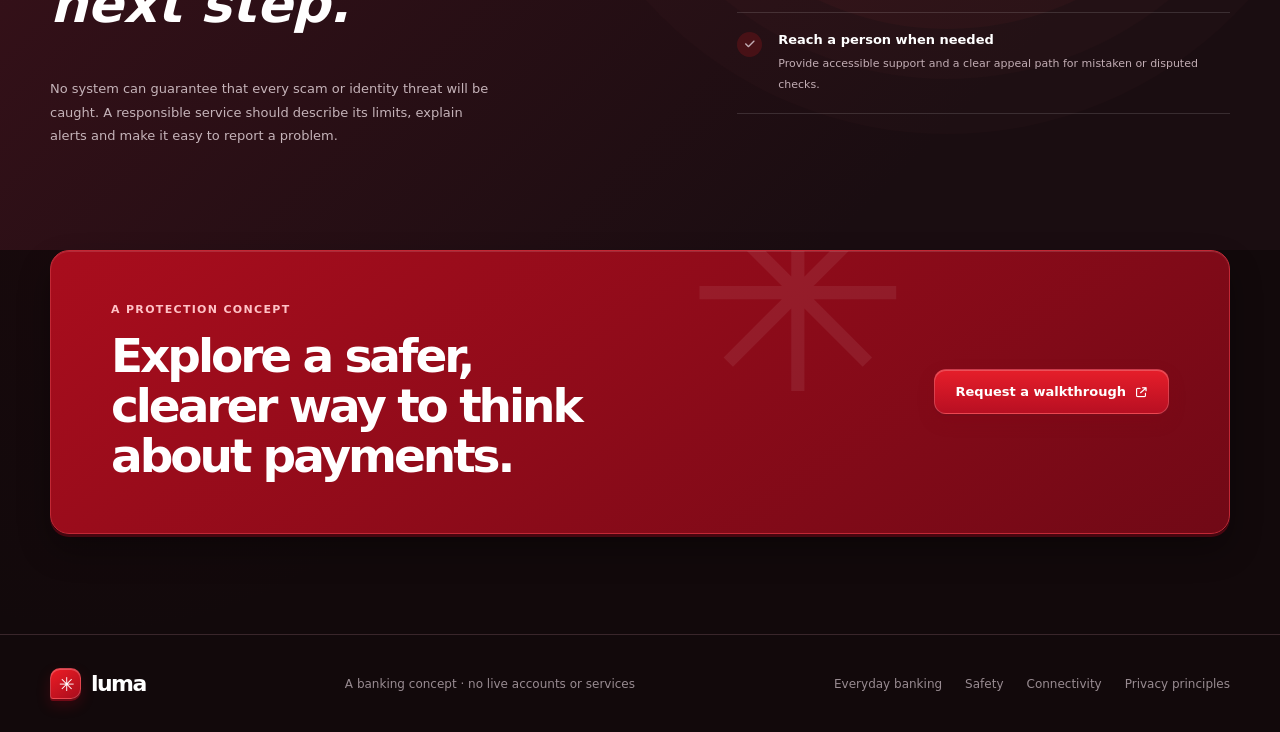
<file: protection.html>
<!doctype html>
<html lang="en">
<head>
  <meta charset="utf-8">
  <meta name="viewport" content="width=device-width, initial-scale=1">
  <meta name="theme-color" content="#12090b">
  <meta name="description" content="Explore Luma's fraud-protection concept. This preview does not monitor accounts or provide real fraud protection.">
  <title>Protection — Luma</title>
  <link rel="stylesheet" href="styles.css">
  <link rel="stylesheet" href="https://cdnjs.cloudflare.com/ajax/libs/font-awesome/6.7.2/css/all.min.css" crossorigin="anonymous">
</head>
<body>
  <header class="shell topbar">
    <a class="brand" href="index.html" aria-label="Luma home"><span class="brand-mark" aria-hidden="true">✳</span>luma</a>
    <nav class="nav" id="primary-nav" aria-label="Main navigation">
      <a href="everyday.html">Everyday banking</a>
      <a href="protection.html" aria-current="page">Protection</a>
      <a href="connected.html">Open network</a>
    </nav>
    <div class="nav-actions">
      <a class="login" href="index.html#sign-in">Sign in</a>
      <a class="button" href="index.html#walkthrough" aria-label="Request a walkthrough"><span class="nav-cta-full">Request a walkthrough</span><span class="nav-cta-short" aria-hidden="true">Demo</span><i class="fa-solid fa-arrow-up-right-from-square" aria-hidden="true"></i></a>
      <button class="menu-toggle" type="button" aria-label="Open navigation menu" aria-expanded="false" aria-controls="primary-nav">
        <svg width="20" height="20" viewBox="0 0 24 24" fill="none" aria-hidden="true"><path d="M4 7h16M4 12h16M4 17h16" stroke="currentColor" stroke-width="1.7" stroke-linecap="round"/></svg>
      </button>
    </div>
  </header>

  <main>
    <section class="shell hero protection-hero" id="protection" aria-labelledby="protection-title">
      <div class="hero-copy">
        <div class="eyebrow">A thoughtful protection concept</div>
        <h1 id="protection-title">More context.<br><em>Less guesswork.</em></h1>
        <p>A good protection experience should help people pause over suspicious payment requests, impersonation attempts and unexpected account changes—without promising every threat can be stopped. This preview does not monitor accounts or provide fraud protection.</p>
        <div class="hero-buttons">
          <a class="button" href="#protection-tools">Explore our approach <i class="fa-solid fa-arrow-right" aria-hidden="true"></i></a>
          <a class="text-link" href="index.html#walkthrough">Request a walkthrough <i class="fa-solid fa-arrow-right" aria-hidden="true"></i></a>
        </div>
      </div>

      <div class="hero-visual protection-visual" role="img" aria-label="Illustration of account protection and monitoring">
        <div class="glow" aria-hidden="true"></div>
        <div class="security-panel">
          <div class="security-panel-head">
            <span class="security-label">PROTECTION CONCEPT</span>
            <span class="security-live">Sample screen</span>
          </div>
          <div class="security-summary">
            <span class="security-emblem" aria-hidden="true"><i class="fa-solid fa-shield-halved"></i></span>
            <div class="security-summary-copy">
              <strong>No account connected</strong>
              <span>This preview does not monitor activity.</span>
            </div>
            <span class="security-pill">DEMO</span>
          </div>
          <p class="security-checks-title">Design principles</p>
          <div class="security-check-row"><i class="fa-solid fa-circle-info" aria-hidden="true"></i><span>Explain why an alert appeared</span><span class="security-check-state">Principle</span></div>
          <div class="security-check-row"><i class="fa-solid fa-hand" aria-hidden="true"></i><span>Make pausing easy</span><span class="security-check-state">Principle</span></div>
          <div class="security-check-row"><i class="fa-solid fa-headset" aria-hidden="true"></i><span>Offer human help</span><span class="security-check-state">Principle</span></div>
        </div>
        <div class="protection-float">
          <i class="fa-solid fa-shield-heart" aria-hidden="true"></i>
          <div><strong>Illustrative interface</strong><small>Not a live security service</small></div>
        </div>
      </div>
    </section>

    <section class="shell section" id="protection-tools" aria-labelledby="tools-title">
      <div class="section-head">
        <div>
          <div class="section-kicker">Quietly on guard</div>
          <h2 id="tools-title">Safety that fits <em>real life.</em></h2>
        </div>
        <p class="section-intro">These are design goals for a future service—not features currently running in this static concept.</p>
      </div>
      <div class="feature-grid">
        <article class="feature">
          <div class="feature-icon" aria-hidden="true"><i class="fa-solid fa-eye"></i></div>
          <h3>Explain unusual signals</h3>
          <p>A live service should tell you what looks different and avoid treating an automated signal as proof of fraud.</p>
        </article>
        <article class="feature">
          <div class="feature-icon" aria-hidden="true"><i class="fa-solid fa-bell"></i></div>
          <h3>Make it safe to pause</h3>
          <p>Clear alerts should offer practical steps to verify a request before you send money or share information.</p>
        </article>
        <article class="feature">
          <div class="feature-icon" aria-hidden="true"><i class="fa-solid fa-fingerprint"></i></div>
          <h3>Keep a human path open</h3>
          <p>People need accessible support and a way to challenge an alert or restore access if a check goes wrong.</p>
        </article>
      </div>
    </section>

    <section class="safety" aria-labelledby="protection-details-title">
      <div class="shell safety-inner">
        <div>
          <div class="section-kicker">People stay in control</div>
          <h2 id="protection-details-title">A clear signal.<br><em>A considered next step.</em></h2>
          <p>No system can guarantee that every scam or identity threat will be caught. A responsible service should describe its limits, explain alerts and make it easy to report a problem.</p>
        </div>
        <div class="safety-list">
          <div class="safety-item">
            <span class="check" aria-hidden="true"><i class="fa-solid fa-check"></i></span>
            <div><strong>See why something needs attention</strong><span>Explain the relevant signal in plain language and avoid overclaiming certainty.</span></div>
          </div>
          <div class="safety-item">
            <span class="check" aria-hidden="true"><i class="fa-solid fa-check"></i></span>
            <div><strong>Choose what happens next</strong><span>Offer a safe way to pause, verify, report a scam or continue when appropriate.</span></div>
          </div>
          <div class="safety-item">
            <span class="check" aria-hidden="true"><i class="fa-solid fa-check"></i></span>
            <div><strong>Reach a person when needed</strong><span>Provide accessible support and a clear appeal path for mistaken or disputed checks.</span></div>
          </div>
        </div>
      </div>
    </section>

    <section class="shell cta" aria-labelledby="protection-cta-title">
      <div class="cta-panel">
        <div>
          <div class="section-kicker">A protection concept</div>
          <h2 id="protection-cta-title">Explore a safer, clearer way to think about payments.</h2>
        </div>
        <a class="button" href="index.html#walkthrough">Request a walkthrough <i class="fa-solid fa-arrow-up-right-from-square" aria-hidden="true"></i></a>
      </div>
    </section>
  </main>

  <footer>
    <div class="shell footer-row">
      <a class="brand" href="index.html" aria-label="Luma home"><span class="brand-mark" aria-hidden="true">✳</span>luma</a>
      <div class="footer-note">A banking concept · no live accounts or services</div>
      <nav class="footer-links" aria-label="Footer navigation">
        <a href="everyday.html">Everyday banking</a>
        <a href="protection.html">Safety</a>
        <a href="connected.html">Connectivity</a>
        <a href="index.html#privacy">Privacy principles</a>
      </nav>
    </div>
  </footer>
  <div class="toast" role="status" aria-live="polite"></div>

  <script src="script.js"></script>
</body>
</html>
</file>
<file: styles.css>
:root {
      color-scheme: light;
      --ink: #132321;
      --muted: #64736e;
      --accent: #c9f36a;
      --accent-contrast: #143b30;
      --paper: #f5f7f3;
      --white: #fff;
      --line: #e6ebe4;
      --shadow: 0 24px 70px rgba(19, 35, 33, .11);
      --serif: Georgia, "Times New Roman", serif;
      --sans: Inter, ui-sans-serif, system-ui, -apple-system, BlinkMacSystemFont, "Segoe UI", sans-serif;
    }

    * { box-sizing: border-box; }
    html { scroll-behavior: smooth; }
    body {
      margin: 0;
      background: var(--paper);
      color: var(--ink);
      font-family: var(--sans);
      -webkit-font-smoothing: antialiased;
    }
    a { color: inherit; text-decoration: none; }
    button { font: inherit; }
    button:focus-visible, a:focus-visible {
      outline: 3px solid #78a923;
      outline-offset: 4px;
    }
    .shell { width: min(1180px, calc(100% - 64px)); margin: 0 auto; }
    .topbar {
      height: 82px;
      display: flex;
      align-items: center;
      justify-content: space-between;
      border-bottom: 1px solid rgba(19, 35, 33, .08);
    }
    .brand { display: inline-flex; align-items: center; gap: 10px; font-size: 22px; font-weight: 750; letter-spacing: -.07em; }
    .brand-mark {
      display: grid;
      place-items: center;
      width: 31px;
      height: 31px;
      color: var(--accent-contrast);
      background: var(--accent);
      border-radius: 10px 10px 10px 3px;
      font-size: 19px;
      font-weight: 800;
      letter-spacing: -.12em;
    }
    .nav { display: flex; align-items: center; gap: 36px; margin-left: 78px; }
    .nav a { font-size: 13px; font-weight: 560; color: #53625d; transition: color .2s ease; }
    .nav a:hover { color: var(--ink); }
    .nav-actions { display: flex; align-items: center; gap: 22px; }
    .login { font-size: 13px; font-weight: 650; }
    .button {
      border: 0;
      border-radius: 999px;
      display: inline-flex;
      align-items: center;
      justify-content: center;
      gap: 10px;
      padding: 14px 21px;
      background: var(--ink);
      color: white;
      font-size: 13px;
      font-weight: 650;
      cursor: pointer;
      transition: transform .2s ease, background .2s ease;
    }
    .button:hover { transform: translateY(-2px); background: #25443b; }
    .button.light { background: white; color: var(--ink); }
    .button.light:hover { background: var(--accent); }
    .button.green { background: var(--accent); color: var(--ink); }
    .button.green:hover { background: #d7ff83; }
    .menu-toggle { display: none; border: 0; background: transparent; padding: 8px; color: var(--ink); cursor: pointer; }

    .hero {
      position: relative;
      min-height: 610px;
      display: grid;
      grid-template-columns: 1fr 1.02fr;
      align-items: center;
      gap: 32px;
      padding: 67px 0 78px;
    }
    .hero-copy { position: relative; z-index: 1; padding-bottom: 12px; }
    .eyebrow {
      display: inline-flex;
      align-items: center;
      gap: 9px;
      margin-bottom: 22px;
      color: #4e675b;
      font-size: 11px;
      font-weight: 750;
      letter-spacing: .12em;
      text-transform: uppercase;
    }
    .eyebrow:before { content: ""; width: 19px; height: 1px; background: #6b8d35; }
    h1 {
      max-width: 600px;
      margin: 0;
      font-size: clamp(52px, 5.6vw, 70px);
      font-weight: 540;
      letter-spacing: -.075em;
      line-height: .99;
    }
    h1 em { font-family: var(--serif); font-weight: 400; letter-spacing: -.085em; }
    .hero-copy > p { max-width: 450px; margin: 25px 0 27px; color: var(--muted); font-size: 15px; line-height: 1.75; }
    .hero-buttons { display: flex; align-items: center; gap: 20px; }
    .text-link { display: inline-flex; align-items: center; gap: 7px; font-size: 13px; font-weight: 650; }
    .text-link span { font-size: 18px; transition: transform .2s ease; }
    .text-link:hover span { transform: translateX(4px); }
    .trust-row { display: flex; align-items: center; gap: 10px; margin-top: 40px; color: #65756d; font-size: 11px; }
    .avatar-stack { display: flex; padding-left: 4px; }
    .avatar-stack span {
      width: 25px; height: 25px; display: grid; place-items: center; margin-left: -4px;
      border: 2px solid var(--paper); border-radius: 50%; color: #fff; font-size: 8px; font-weight: 700;
    }
    .avatar-stack span:nth-child(1) { background: #4f7461; }
    .avatar-stack span:nth-child(2) { background: #c27e59; }
    .avatar-stack span:nth-child(3) { background: #526882; }
    .trust-stars { color: #547a38; letter-spacing: 1px; }

    .hero-visual { position: relative; min-height: 485px; display: grid; place-items: center; }
    .glow {
      position: absolute;
      width: 400px; height: 400px;
      background: radial-gradient(circle, rgba(201, 243, 106, .42), rgba(201, 243, 106, 0) 69%);
      right: -25px; top: 13px;
    }
    .orbit {
      position: absolute; width: 455px; height: 455px; border: 1px solid rgba(90, 119, 90, .14); border-radius: 50%;
      right: 2px; top: 10px;
    }
    .orbit:before, .orbit:after { content: ""; position: absolute; border: 1px solid rgba(90, 119, 90, .12); border-radius: 50%; }
    .orbit:before { inset: 34px; }
    .orbit:after { inset: 74px; }
    .dashboard {
      position: relative;
      z-index: 2;
      width: min(100%, 418px);
      min-height: 420px;
      padding: 21px;
      background: rgba(255,255,255,.94);
      border: 1px solid rgba(255,255,255,.85);
      border-radius: 22px;
      box-shadow: var(--shadow);
      transform: rotate(-2deg);
    }
    .dash-top { display: flex; align-items: center; justify-content: space-between; padding: 1px 2px 18px; }
    .dash-brand { display: flex; align-items: center; gap: 7px; font-size: 12px; font-weight: 750; letter-spacing: -.04em; }
    .dash-brand .brand-mark { width: 22px; height: 22px; font-size: 14px; border-radius: 7px 7px 7px 2px; }
    .dash-date { color: #8a9690; font-size: 10px; }
    .greeting { margin: 2px 0 3px; color: #839089; font-size: 10px; }
    .dash-heading { display: flex; align-items: center; justify-content: space-between; }
    .dash-heading h2 { margin: 0; font-size: 16px; font-weight: 650; letter-spacing: -.04em; }
    .balance-toggle {
      width: 27px; height: 27px; display: grid; place-items: center; border: 0; border-radius: 50%;
      background: #f0f3ef; color: #596961; cursor: pointer;
    }
    .balance-line { display: flex; align-items: baseline; gap: 9px; margin: 12px 0 15px; }
    .balance-amount { font-size: 28px; font-weight: 650; letter-spacing: -.07em; }
    .balance-change { color: #4e895d; font-size: 9px; font-weight: 650; }
    .balance-mask { letter-spacing: .1em; }
    .balance-tabs { display: flex; gap: 7px; margin-bottom: 14px; }
    .balance-tab {
      padding: 6px 10px; border: 1px solid #e8ede7; border-radius: 999px; background: transparent;
      color: #78857e; font-size: 9px; cursor: pointer;
    }
    .balance-tab.active { border-color: var(--ink); background: var(--ink); color: white; }
    .chart { width: 100%; height: 91px; overflow: visible; }
    .chart-fill { fill: url(#chartFill); }
    .chart-line { fill: none; stroke: #618c4e; stroke-width: 2.4; stroke-linecap: round; }
    .chart-grid { stroke: #edf0ec; stroke-width: 1; }
    .chart-label { display: flex; justify-content: space-between; margin: -2px 1px 16px; color: #a0aaa4; font-size: 8px; }
    .insight-card {
      display: flex; align-items: center; gap: 11px; padding: 12px;
      background: #f2f7e9; border-radius: 12px;
    }
    .insight-icon { width: 30px; height: 30px; display: grid; place-items: center; flex: 0 0 auto; background: #dff3bb; border-radius: 9px; color: #436b36; }
    .insight-copy { flex: 1; }
    .insight-copy strong { display: block; margin-bottom: 3px; font-size: 10px; }
    .insight-copy span { color: #758278; font-size: 8px; }
    .insight-value { color: #527a3c; font-size: 11px; font-weight: 750; }
    .dash-bottom { display: flex; align-items: center; gap: 8px; margin-top: 13px; color: #89948e; font-size: 8px; }
    .secure-dot { width: 6px; height: 6px; background: #77aa4b; border-radius: 50%; box-shadow: 0 0 0 3px #edf5e6; }
    .floating-card {
      position: absolute; z-index: 3; right: -9px; bottom: 25px; width: 182px; padding: 14px;
      background: #fff; border: 1px solid #eef0eb; border-radius: 14px; box-shadow: 0 14px 35px rgba(19,35,33,.12);
      transform: rotate(3deg);
    }
    .floating-head { display: flex; align-items: center; gap: 8px; }
    .shield { display: grid; place-items: center; width: 27px; height: 27px; border-radius: 9px; background: #e7f4d6; color: #4f7d3f; }
    .floating-head strong { font-size: 9px; }
    .floating-head small { display: block; margin-top: 3px; color: #8b968f; font-size: 8px; }
    .protected { margin-top: 12px; font-size: 18px; font-weight: 680; letter-spacing: -.05em; }
    .protected span { color: #89958e; font-size: 8px; font-weight: 450; letter-spacing: 0; }
    .float-spark { position: absolute; display: grid; place-items: center; z-index: 3; width: 40px; height: 40px; border-radius: 14px; background: var(--accent); color: #406135; font-size: 20px; box-shadow: 0 8px 20px rgba(96,133,61,.19); }
    .spark-one { top: 60px; right: 3px; transform: rotate(10deg); }
    .spark-two { bottom: 48px; left: 10px; width: 31px; height: 31px; border-radius: 50%; font-size: 15px; background: #fff; }

    .partners { padding: 24px 0 28px; border-top: 1px solid var(--line); border-bottom: 1px solid var(--line); }
    .partners-row { display: flex; align-items: center; justify-content: space-between; gap: 22px; }
    .partners-label { max-width: 132px; color: #87918a; font-size: 10px; line-height: 1.55; }
    .partner-name { color: #7d8981; font-size: 15px; font-weight: 700; letter-spacing: -.045em; opacity: .8; }
    .partner-name:nth-last-child(2) { font-family: var(--serif); font-style: italic; font-size: 19px; }
    .partner-name span { color: #a3b47e; }

    .section { padding: 112px 0; }
    .section-head { display: flex; align-items: end; justify-content: space-between; gap: 32px; margin-bottom: 43px; }
    .section-kicker { margin-bottom: 15px; color: #66814f; font-size: 10px; font-weight: 750; letter-spacing: .12em; text-transform: uppercase; }
    .section h2 { max-width: 550px; margin: 0; font-size: clamp(37px, 4vw, 52px); font-weight: 530; letter-spacing: -.065em; line-height: 1.06; }
    .section h2 em { font-family: var(--serif); font-weight: 400; }
    .section-intro { max-width: 350px; margin: 0 0 4px; color: var(--muted); font-size: 13px; line-height: 1.75; }
    .feature-grid { display: grid; grid-template-columns: repeat(3, 1fr); gap: 14px; }
    .feature {
      min-height: 255px; padding: 25px; background: #fff; border: 1px solid #e9eee7; border-radius: 16px;
      transition: transform .2s ease, box-shadow .2s ease;
    }
    .feature:hover { transform: translateY(-4px); box-shadow: 0 16px 38px rgba(19,35,33,.07); }
    .feature-icon { display: grid; place-items: center; width: 41px; height: 41px; margin-bottom: 31px; border-radius: 13px; background: #eef5e5; color: #557b43; }
    .feature:nth-child(2) .feature-icon { background: #eff3f8; color: #54708b; }
    .feature:nth-child(3) .feature-icon { background: #f8f0e9; color: #a16c47; }
    .feature h3 { margin: 0 0 10px; font-size: 17px; font-weight: 650; letter-spacing: -.045em; }
    .feature p { max-width: 300px; margin: 0; color: var(--muted); font-size: 12px; line-height: 1.75; }

    .safety {
      position: relative; overflow: hidden; padding: 77px 0; background: #16352c; color: white;
    }
    .safety:after {
      content: ""; position: absolute; width: 510px; height: 510px; top: -245px; right: 6%; border: 1px solid rgba(201,243,106,.16);
      border-radius: 50%; box-shadow: 0 0 0 45px rgba(201,243,106,.025), 0 0 0 95px rgba(201,243,106,.025), 0 0 0 150px rgba(201,243,106,.025);
      pointer-events: none;
    }
    .safety-inner { position: relative; z-index: 1; display: grid; grid-template-columns: 1.1fr .9fr; gap: 85px; align-items: center; }
    .safety .section-kicker { color: #c1e886; }
    .safety h2 { max-width: 490px; font-size: clamp(38px, 4.1vw, 55px); }
    .safety p { max-width: 450px; margin: 20px 0 25px; color: #bdcbc4; font-size: 13px; line-height: 1.8; }
    .safety .text-link { color: var(--accent); }
    .safety-list { border-top: 1px solid rgba(255,255,255,.15); }
    .safety-item { display: flex; align-items: flex-start; gap: 16px; padding: 19px 0; border-bottom: 1px solid rgba(255,255,255,.15); }
    .check { display: grid; place-items: center; width: 25px; height: 25px; flex: 0 0 auto; border-radius: 50%; background: rgba(201,243,106,.14); color: var(--accent); font-size: 12px; }
    .safety-item strong { display: block; margin-bottom: 5px; font-size: 13px; font-weight: 620; }
    .safety-item span { color: #a9bbb2; font-size: 11px; line-height: 1.6; }

    .network { display: grid; grid-template-columns: .9fr 1.1fr; gap: 80px; align-items: center; }
    .network p { max-width: 430px; margin: 19px 0 24px; color: var(--muted); font-size: 13px; line-height: 1.8; }
    .network-map {
      position: relative; min-height: 340px; display: grid; place-items: center; overflow: hidden;
      background: #ebf1e7; border: 1px solid #e1e9dd; border-radius: 20px;
    }
    .map-lines { position: absolute; inset: 0; width: 100%; height: 100%; }
    .map-lines path { fill: none; stroke: #b6c8a9; stroke-width: 1.2; stroke-dasharray: 4 5; }
    .map-lines circle { fill: #8fa979; }
    .network-hub { position: relative; z-index: 1; display: grid; place-items: center; width: 100px; height: 100px; border: 8px solid rgba(255,255,255,.55); border-radius: 30px; background: var(--accent); box-shadow: 0 12px 30px rgba(60,88,49,.16); }
    .network-hub .brand-mark { width: 42px; height: 42px; border-radius: 13px 13px 13px 4px; font-size: 28px; }
    .network-node {
      position: absolute; z-index: 2; display: flex; align-items: center; gap: 8px; padding: 10px 12px;
      background: #fff; border: 1px solid #e4eae0; border-radius: 11px; box-shadow: 0 6px 17px rgba(31,55,43,.07);
      color: #53645a; font-size: 10px; font-weight: 650;
    }
    .network-node .node-dot { width: 7px; height: 7px; border-radius: 50%; background: #87aa68; }
    .node-bank { top: 54px; left: 11%; }
    .node-wallet { top: 69px; right: 10%; }
    .node-shop { bottom: 59px; left: 8%; }
    .node-business { bottom: 50px; right: 8%; }
    .network-note { position: absolute; bottom: 14px; color: #879489; font-size: 9px; }

    .cta { padding: 0 0 100px; }
    .cta-panel {
      position: relative; overflow: hidden; display: flex; align-items: center; justify-content: space-between; gap: 35px;
      padding: 52px 60px; background: var(--accent); border-radius: 19px;
    }
    .cta-panel:after { content: "✳"; position: absolute; right: 27%; top: -88px; color: rgba(73,107,48,.09); font-size: 270px; line-height: 1; pointer-events: none; }
    .cta-panel > div, .cta-panel > a { position: relative; z-index: 1; }
    .cta-panel .section-kicker { color: #587a3c; }
    .cta-panel h2 { max-width: 510px; margin: 0; font-size: clamp(34px, 4vw, 47px); font-weight: 550; letter-spacing: -.065em; line-height: 1.07; }
    .cta-panel .button { background: var(--ink); white-space: nowrap; }
    .cta-panel .button:hover { background: #315044; }
    footer { border-top: 1px solid var(--line); }
    .footer-row { min-height: 97px; display: flex; align-items: center; justify-content: space-between; gap: 25px; }
    .footer-note { color: #87918a; font-size: 10px; }
    .footer-links { display: flex; gap: 23px; color: #718078; font-size: 10px; }
    .footer-links a:hover { color: var(--ink); }
    .toast {
      position: fixed; left: 50%; bottom: 24px; z-index: 9; padding: 13px 18px; border-radius: 12px;
      background: #17362d; color: white; box-shadow: 0 12px 35px rgba(19,35,33,.2); font-size: 12px;
      opacity: 0; transform: translate(-50%, 12px); pointer-events: none; transition: opacity .2s ease, transform .2s ease;
    }
    .toast.show { opacity: 1; transform: translate(-50%, 0); }

    /* Dark crimson theme with layered, tactile surfaces. */
    :root {
      color-scheme: dark;
      --ink: #f7f1f2;
      --muted: #aaa1a5;
      --accent: #c94b55;
      --accent-contrast: #fff;
      --paper: #111012;
      --white: #1b191b;
      --line: #302b2e;
      --shadow: 0 24px 60px rgba(0, 0, 0, .4);
    }

    body {
      background:
        radial-gradient(ellipse at 82% 17%, rgba(119, 24, 39, .1), transparent 34rem),
        radial-gradient(ellipse at 8% 67%, rgba(83, 21, 33, .07), transparent 32rem),
        var(--paper);
    }
    button:focus-visible, a:focus-visible { outline-color: #df7078; }
    .topbar { border-bottom-color: rgba(255, 255, 255, .08); }
    .brand-mark {
      color: #fff;
      background: linear-gradient(145deg, #db6670, #ae3440);
      border: 1px solid rgba(255, 190, 194, .24);
      box-shadow: inset 0 1px 0 rgba(255,255,255,.22), 0 2px 0 #792730, 0 5px 12px rgba(120, 25, 36, .2);
    }
    .nav a, .menu-toggle { color: #c3b8bd; }
    .nav a:hover, .footer-links a:hover { color: #fff; }
    .button {
      border-radius: 12px;
      background: linear-gradient(180deg, #d9525d, #b6323e);
      border: 1px solid rgba(255, 185, 190, .22);
      box-shadow: inset 0 1px 0 rgba(255,255,255,.2), 0 2px 0 #792730, 0 6px 14px rgba(120, 25, 36, .18);
      transition: transform .2s ease, box-shadow .2s ease, filter .2s ease;
    }
    .button:hover {
      transform: translateY(-2px);
      background: linear-gradient(180deg, #e1636d, #c13b47);
      box-shadow: inset 0 1px 0 rgba(255,255,255,.24), 0 3px 0 #792730, 0 9px 18px rgba(120, 25, 36, .24);
    }
    .button:active { transform: translateY(1px); box-shadow: 0 1px 0 #792730; }
    .button.light, .button.green, .cta-panel .button {
      color: #fff;
      background: linear-gradient(180deg, #d9525d, #b6323e);
    }
    .button.light:hover, .button.green:hover, .cta-panel .button:hover { background: linear-gradient(180deg, #e1636d, #c13b47); }
    .eyebrow, .section-kicker { color: #d77b82; }
    .eyebrow:before { background: #c94b55; }
    h1 em, .section h2 em { color: #dc7880; }
    .hero-copy > p, .section-intro, .network p { color: var(--muted); }
    .text-link { color: #ffd3d6; }
    .trust-row, .partners-label, .partner-name, .footer-note, .footer-links { color: #988b91; }
    .avatar-stack span { border-color: var(--paper); }
    .trust-stars, .partner-name span { color: #d66b73; }

    .glow { background: radial-gradient(circle, rgba(190, 46, 61, .19), rgba(190, 46, 61, 0) 69%); }
    .orbit, .orbit:before, .orbit:after { border-color: rgba(205, 91, 101, .12); }
    .dashboard {
      color: #f7f1f2;
      background: linear-gradient(145deg, #282328, #1d1a1d);
      border-color: rgba(255,255,255,.09);
      box-shadow: 0 22px 48px rgba(0,0,0,.4), 0 3px 0 #0b090b, inset 0 1px 0 rgba(255,255,255,.07);
    }
    .dash-date, .greeting, .chart-label, .dash-bottom { color: #a3979d; }
    .balance-toggle { background: #30262d; color: #d3c7cc; }
    .balance-change, .insight-value { color: #dd7a82; }
    .balance-tab { border-color: #40343b; color: #b7aab0; }
    .balance-tab.active {
      border-color: #bd4d57;
      background: linear-gradient(180deg, #cf5962, #a83b45);
      box-shadow: inset 0 1px 0 rgba(255,255,255,.16), 0 2px 0 #702831;
    }
    .chart-line { stroke: #d76b74; }
    .chart-grid { stroke: #3c3037; }
    .insight-card { background: linear-gradient(145deg, #332126, #251b20); border: 1px solid #4a2b33; }
    .insight-icon { background: #48282d; color: #e29298; }
    .insight-copy span, .floating-head small, .protected span { color: #aa9da3; }
    .secure-dot { background: #d66b73; box-shadow: 0 0 0 3px #3d282c; }
    .floating-card {
      color: #f7f1f2;
      background: linear-gradient(145deg, #2b2228, #1d171c);
      border-color: rgba(255,255,255,.09);
      box-shadow: 0 14px 28px rgba(0,0,0,.38), 0 2px 0 #0b090b, inset 0 1px 0 rgba(255,255,255,.06);
    }
    .shield { background: #48282d; color: #e29298; }
    .float-spark {
      background: linear-gradient(145deg, #d6656e, #a93642);
      color: white;
      border: 1px solid rgba(255,255,255,.2);
      box-shadow: inset 0 1px 0 rgba(255,255,255,.22), 0 2px 0 #702831, 0 7px 14px rgba(0,0,0,.3);
    }
    .spark-two { background: #2a2026; color: #ff6570; }

    .partners { border-color: var(--line); background: rgba(20, 16, 20, .58); }
    .feature {
      background: linear-gradient(145deg, #211a1f, #191418);
      border-color: #372b32;
      box-shadow: 0 3px 0 #0b090b, 0 9px 22px rgba(0,0,0,.18), inset 0 1px 0 rgba(255,255,255,.04);
    }
    .feature:hover { transform: translateY(-2px); box-shadow: 0 4px 0 #0b090b, 0 14px 26px rgba(0,0,0,.28), inset 0 1px 0 rgba(255,255,255,.05); }
    .feature-icon, .feature:nth-child(2) .feature-icon, .feature:nth-child(3) .feature-icon {
      color: #df858c;
      background: linear-gradient(145deg, #3e282d, #302126);
      box-shadow: inset 0 1px 0 rgba(255,255,255,.06), 0 2px 0 #201216;
    }
    .feature p { color: #b0a5aa; }

    .safety { background: linear-gradient(135deg, #291a1e, #191517 75%); }
    .safety:after {
      border-color: rgba(255, 89, 101, .19);
      box-shadow: 0 0 0 45px rgba(255, 89, 101, .035), 0 0 0 95px rgba(255, 89, 101, .025), 0 0 0 150px rgba(255, 89, 101, .02);
    }
    .safety .section-kicker, .safety .text-link { color: #df858c; }
    .safety p { color: #c5b3b9; }
    .safety-list, .safety-item { border-color: rgba(255,255,255,.13); }
    .safety-item span { color: #c2adb4; }
    .check { background: rgba(201,75,85,.17); color: #df858c; }

    .network-map {
      background:
        radial-gradient(circle at center, rgba(190, 65, 77, .09), transparent 45%),
        linear-gradient(145deg, #21191f, #171216);
      border-color: #392b32;
      box-shadow: 0 3px 0 #0b090b, 0 12px 28px rgba(0,0,0,.23), inset 0 1px 0 rgba(255,255,255,.05);
    }
    .map-lines path { stroke: #71323d; }
    .map-lines circle { fill: #d77a82; }
    .network-hub {
      border-color: rgba(255,255,255,.08);
      background: linear-gradient(145deg, #d6656e, #a93642);
      box-shadow: inset 0 2px 0 rgba(255,255,255,.2), 0 4px 0 #702831, 0 12px 24px rgba(0,0,0,.32);
    }
    .network-node {
      color: #e6d9de;
      background: linear-gradient(145deg, #30252c, #21191f);
      border-color: #49353e;
      box-shadow: 0 4px 0 #100c10, 0 10px 18px rgba(0,0,0,.3), inset 0 1px 0 rgba(255,255,255,.07);
    }
    .network-node .node-dot { background: #d77a82; box-shadow: 0 0 8px rgba(215,122,130,.35); }
    .network-note { color: #a899a0; }

    .cta-panel {
      background: linear-gradient(145deg, #302126, #21191d);
      border: 1px solid #483137;
      box-shadow: 0 3px 0 #0b090b, 0 14px 30px rgba(0,0,0,.25), inset 0 1px 0 rgba(255,255,255,.06);
    }
    .cta-panel:after { color: rgba(255, 91, 103, .08); }
    .cta-panel .section-kicker { color: #df858c; }
    footer { border-color: var(--line); }
    .toast { background: linear-gradient(145deg, #3b1a23, #211318); border: 1px solid #68313c; box-shadow: 0 12px 35px rgba(0,0,0,.45); }

    @media (max-width: 850px) {
      .shell { width: min(100% - 40px, 650px); }
      .nav { gap: 20px; margin-left: 0; }
      .hero { grid-template-columns: 1fr; padding-top: 62px; }
      .hero-copy { max-width: 600px; }
      .hero-visual { width: min(100%, 530px); margin: 0 auto; }
      .section { padding: 82px 0; }
      .safety-inner, .network { grid-template-columns: 1fr; gap: 42px; }
      .safety-list { max-width: 560px; }
      .network-map { min-height: 320px; }
    }
    @media (max-width: 600px) {
      .shell { width: calc(100% - 36px); }
      .topbar { height: 70px; }
      .menu-toggle { display: inline-grid; place-items: center; }
      .nav {
        display: none; position: absolute; z-index: 8; top: 62px; left: 0; right: 0; margin: 0; padding: 18px;
        background: #211a1f; border: 1px solid var(--line); border-radius: 14px; box-shadow: var(--shadow);
      }
      .nav.open { display: grid; gap: 0; }
      .nav a { padding: 12px 5px; border-bottom: 1px solid #382d33; }
      .nav a:last-child { border-bottom: 0; }
      .login { display: none; }
      .nav-actions { gap: 8px; }
      .nav-actions > .button { padding: 10px 9px; gap: 6px; font-size: 10px; white-space: nowrap; }
      .hero { min-height: 0; padding: 56px 0 55px; gap: 15px; }
      h1 { font-size: clamp(50px, 15vw, 70px); }
      .hero-copy > p { font-size: 14px; }
      .hero-buttons { flex-wrap: wrap; gap: 16px; }
      .trust-row { margin-top: 29px; font-size: 9px; }
      .hero-visual { min-height: 415px; transform: scale(.9); transform-origin: top center; margin-bottom: -35px; width: 111%; margin-left: -5.5%; }
      .dashboard { width: min(100%, 390px); }
      .orbit { width: 375px; height: 375px; right: 0; top: 20px; }
      .glow { width: 350px; height: 350px; right: 0; top: 30px; }
      .floating-card { right: 0; bottom: 16px; }
      .spark-one { right: 0; top: 52px; }
      .partners-row { flex-wrap: wrap; justify-content: center; gap: 18px 26px; }
      .partners-label { flex-basis: 100%; max-width: none; text-align: center; }
      .partner-name { font-size: 13px; }
      .section { padding: 69px 0; }
      .section-head { display: block; margin-bottom: 29px; }
      .section-intro { margin-top: 17px; }
      .feature-grid { grid-template-columns: 1fr; gap: 10px; }
      .feature { min-height: 0; padding: 21px; }
      .feature-icon { margin-bottom: 20px; }
      .safety { padding: 66px 0; }
      .safety-inner { gap: 33px; }
      .network { gap: 31px; }
      .network-map { min-height: 280px; }
      .node-bank { left: 5%; top: 42px; }
      .node-wallet { right: 4%; top: 56px; }
      .node-shop { left: 3%; bottom: 52px; }
      .node-business { right: 3%; bottom: 45px; }
      .cta { padding-bottom: 65px; }
      .cta-panel { align-items: flex-start; flex-direction: column; padding: 35px 27px; gap: 23px; }
      .cta-panel:after { right: -10px; top: -45px; font-size: 190px; }
      .footer-row { align-items: flex-start; flex-direction: column; justify-content: center; padding: 23px 0; }
      .footer-links { flex-wrap: wrap; gap: 13px 19px; }
    }
    @media (prefers-reduced-motion: reduce) {
      *, *:before, *:after { scroll-behavior: auto !important; transition-duration: .01ms !important; animation-duration: .01ms !important; }
    }

    :root {
      --ink: #fff;
      --muted: #c0b4b8;
      --accent: #d71920;
      --accent-contrast: #fff;
      --paper: #12090b;
      --white: #211619;
      --line: #39262b;
      --shadow: 0 24px 60px rgba(0, 0, 0, .42);
    }
    body {
      background:
        radial-gradient(ellipse at 82% 17%, rgba(166, 12, 27, .16), transparent 34rem),
        radial-gradient(ellipse at 8% 67%, rgba(103, 13, 27, .1), transparent 32rem),
        var(--paper);
    }
    .brand-mark {
      background: linear-gradient(145deg, #ed1c24, #a90d1d);
      border-color: rgba(255, 190, 194, .28);
      box-shadow: inset 0 1px 0 rgba(255,255,255,.23), 0 2px 0 #700a16, 0 6px 14px rgba(180, 0, 24, .24);
    }
    .button, .button.light, .button.green, .cta-panel .button {
      color: #fff;
      background: linear-gradient(180deg, #e61e2a, #b80f22);
      border-color: rgba(255, 190, 194, .25);
      box-shadow: inset 0 1px 0 rgba(255,255,255,.22), 0 2px 0 #780b19, 0 7px 16px rgba(130, 0, 20, .25);
    }
    .button:hover, .button.light:hover, .button.green:hover, .cta-panel .button:hover {
      background: linear-gradient(180deg, #f02a35, #c91527);
      box-shadow: inset 0 1px 0 rgba(255,255,255,.25), 0 3px 0 #780b19, 0 10px 20px rgba(130, 0, 20, .3);
    }
    .button:active { box-shadow: 0 1px 0 #780b19; }
    .eyebrow, .section-kicker { color: #ff6a73; }
    .eyebrow:before { background: #d71920; }
    h1 em, .section h2 em { color: #f04a54; }
    .text-link { color: #fff; }
    .trust-stars, .partner-name span { color: #ef3b46; }
    .glow { background: radial-gradient(circle, rgba(215, 25, 32, .25), rgba(215, 25, 32, 0) 69%); }
    .orbit, .orbit:before, .orbit:after { border-color: rgba(215, 25, 32, .17); }
    .dashboard {
      background: linear-gradient(145deg, #2a1c20, #1d1417);
      border-color: rgba(255,255,255,.11);
      box-shadow: 0 22px 48px rgba(0,0,0,.42), 0 3px 0 #0b090b, inset 0 1px 0 rgba(255,255,255,.08);
    }
    .balance-change, .insight-value { color: #ff6b74; }
    .balance-tab.active {
      border-color: #d71920;
      background: linear-gradient(180deg, #e61e2a, #b80f22);
      box-shadow: inset 0 1px 0 rgba(255,255,255,.2), 0 2px 0 #780b19;
    }
    .chart-line { stroke: #ef303b; }
    .chart-grid { stroke: #493039; }
    .insight-card { background: linear-gradient(145deg, #3a1c23, #28161b); border-color: #5a2831; }
    .insight-icon, .shield { background: #61212b; color: #ff737c; }
    .secure-dot { background: #ed303b; box-shadow: 0 0 0 3px #4c1d25; }
    .floating-card { background: linear-gradient(145deg, #302025, #201518); }
    .float-spark {
      background: linear-gradient(145deg, #ed1c24, #a90d1d);
      color: #fff;
      box-shadow: inset 0 1px 0 rgba(255,255,255,.24), 0 2px 0 #700a16, 0 8px 16px rgba(0,0,0,.32);
    }
    .spark-two { background: #fff; color: #c8102e; }
    .partners { background: rgba(27, 14, 17, .7); border-color: var(--line); }
    .feature {
      background: linear-gradient(145deg, #25191c, #1b1316);
      border-color: #43252b;
      box-shadow: 0 3px 0 #0b090b, 0 10px 24px rgba(0,0,0,.22), inset 0 1px 0 rgba(255,255,255,.045);
    }
    .feature:hover { box-shadow: 0 4px 0 #0b090b, 0 15px 28px rgba(0,0,0,.3), inset 0 1px 0 rgba(255,255,255,.05); }
    .feature-icon, .feature:nth-child(2) .feature-icon, .feature:nth-child(3) .feature-icon {
      color: #ff7079;
      background: linear-gradient(145deg, #54222b, #381a20);
      box-shadow: inset 0 1px 0 rgba(255,255,255,.08), 0 2px 0 #251317;
    }
    .safety { background: linear-gradient(135deg, #3a111a, #1a0d11 75%); }
    .safety .section-kicker, .safety .text-link { color: #ff737c; }
    .check { background: rgba(215,25,32,.2); color: #ff737c; }
    .network-map {
      background:
        radial-gradient(circle at center, rgba(215,25,32,.12), transparent 45%),
        linear-gradient(145deg, #26181c, #181114);
      border-color: #49252d;
    }
    .map-lines path { stroke: #75303a; }
    .map-lines circle, .network-node .node-dot { fill: #ed303b; background: #ed303b; }
    .network-hub {
      background: linear-gradient(145deg, #ed1c24, #a90d1d);
      box-shadow: inset 0 2px 0 rgba(255,255,255,.24), 0 4px 0 #700a16, 0 12px 24px rgba(0,0,0,.34);
    }
    .network-node {
      background: linear-gradient(145deg, #342126, #231619);
      border-color: #573039;
    }
    .cta-panel {
      background: linear-gradient(145deg, #a90d1d, #710916);
      border-color: #c22835;
      box-shadow: 0 3px 0 #470610, 0 16px 32px rgba(0,0,0,.32), inset 0 1px 0 rgba(255,255,255,.12);
    }
    .cta-panel:after { color: rgba(255,255,255,.07); }
    .cta-panel .section-kicker { color: #ffc2c6; }
    .toast { background: linear-gradient(145deg, #4a1018, #260d12); border-color: #79212c; }
    @media (max-width: 600px) {
      .nav { background: #241519; border-color: #493039; }
      .nav a { border-bottom-color: #43252b; }
    }
    .button > .fa-solid { font-size: .82em; }
    .text-link > .fa-arrow-right {
      font-size: 13px;
      transition: transform .2s ease;
    }
    .text-link:hover > .fa-arrow-right { transform: translateX(4px); }
    .feature-icon > .fa-solid { font-size: 17px; }
    .network-node > .fa-solid {
      display: inline-flex;
      justify-content: center;
      width: 13px;
      color: #ff6a73;
      font-size: 11px;
    }
    .connected-visual .network-map { width: 100%; min-height: 360px; }
    @media (max-width: 600px) {
      .connected-visual .network-map { min-height: 280px; }
    }
    .security-panel {
      position: relative;
      z-index: 2;
      width: min(100%, 430px);
      padding: 22px;
      color: #fff;
      background: linear-gradient(145deg, #2a1c20, #1d1417);
      border: 1px solid rgba(255,255,255,.11);
      border-radius: 22px;
      box-shadow: 0 24px 48px rgba(0,0,0,.42), 0 3px 0 #0b090b, inset 0 1px 0 rgba(255,255,255,.08);
      transform: rotate(-1.5deg);
    }
    .security-panel-head, .security-summary, .security-check-row { display: flex; align-items: center; }
    .security-panel-head { justify-content: space-between; margin-bottom: 22px; }
    .security-label { color: #c0b4b8; font-size: 9px; font-weight: 750; letter-spacing: .12em; }
    .security-live { display: inline-flex; align-items: center; gap: 7px; color: #f0c4c7; font-size: 9px; }
    .security-live:before { content: ""; width: 7px; height: 7px; border-radius: 50%; background: #e61e2a; box-shadow: 0 0 0 3px rgba(215,25,32,.16); }
    .security-summary { gap: 13px; padding: 15px; border: 1px solid #48272d; border-radius: 15px; background: linear-gradient(145deg, #3a1c23, #28161b); }
    .security-emblem { display: grid; place-items: center; flex: 0 0 auto; width: 42px; height: 42px; border-radius: 13px; color: #fff; background: linear-gradient(145deg, #ed1c24, #a90d1d); box-shadow: inset 0 1px 0 rgba(255,255,255,.23), 0 2px 0 #700a16; font-size: 18px; }
    .security-summary-copy { flex: 1; }
    .security-summary-copy strong { display: block; margin-bottom: 4px; font-size: 13px; }
    .security-summary-copy span { color: #c0b4b8; font-size: 10px; }
    .security-pill { padding: 6px 8px; border: 1px solid rgba(255,255,255,.1); border-radius: 999px; color: #ff9aa0; font-size: 8px; font-weight: 750; letter-spacing: .08em; }
    .security-progress { height: 5px; margin: 18px 2px 21px; overflow: hidden; border-radius: 999px; background: #493039; }
    .security-progress span { display: block; width: 84%; height: 100%; border-radius: inherit; background: linear-gradient(90deg, #a90d1d, #ed1c24); }
    .security-checks-title { margin: 0 0 9px; color: #c0b4b8; font-size: 9px; font-weight: 750; letter-spacing: .1em; text-transform: uppercase; }
    .security-check-row { gap: 10px; padding: 12px 2px; border-top: 1px solid rgba(255,255,255,.08); font-size: 10px; }
    .security-check-row > i { width: 15px; color: #ff6a73; text-align: center; }
    .security-check-state { margin-left: auto; color: #c9aeb2; font-size: 9px; }
    .protection-float {
      position: absolute;
      z-index: 3;
      right: -5px;
      bottom: 36px;
      display: flex;
      align-items: center;
      gap: 10px;
      padding: 13px 15px;
      color: #fff;
      background: linear-gradient(145deg, #342126, #231619);
      border: 1px solid #573039;
      border-radius: 14px;
      box-shadow: 0 4px 0 #100c10, 0 12px 22px rgba(0,0,0,.35), inset 0 1px 0 rgba(255,255,255,.07);
      transform: rotate(2deg);
    }
    .protection-float > i { color: #ff737c; font-size: 15px; }
    .protection-float strong { display: block; font-size: 10px; }
    .protection-float small { display: block; margin-top: 3px; color: #c0b4b8; font-size: 8px; }
    .check > .fa-solid { font-size: 11px; }
    @media (max-width: 600px) {
      .protection-float { right: 0; bottom: 18px; }
      .security-panel { width: min(100%, 390px); }
    }

    .sr-only {
      position: absolute;
      width: 1px;
      height: 1px;
      padding: 0;
      margin: -1px;
      overflow: hidden;
      clip: rect(0, 0, 0, 0);
      white-space: nowrap;
      border: 0;
    }
    .preview-dot { width: 8px; height: 8px; flex: 0 0 auto; border-radius: 50%; background: #e86a73; }
    .login {
      display: inline-flex;
      align-items: center;
      justify-content: center;
      min-height: 44px;
      padding: 8px 10px;
      border: 0;
      background: transparent;
      color: #f3e8eb;
      font: inherit;
      font-size: 13px;
      font-weight: 650;
      cursor: pointer;
    }
    .nav-cta-short { display: none; }
    .nav a, .text-link, .footer-links a { min-height: 44px; }
    .nav a, .footer-links a { display: inline-flex; align-items: center; }
    .partners-row { justify-content: center; flex-wrap: wrap; }
    .partner-name { opacity: 1; }
    .network-disclaimer {
      margin: 15px auto 0;
      padding: 0 18px;
      color: #c0b4b8;
      font-size: 12px;
      line-height: 1.6;
      text-align: center;
    }
    .launch-note {
      margin: 26px 0 0;
      padding: 17px 19px;
      border: 1px solid #493039;
      border-left: 3px solid #ed1c24;
      border-radius: 10px;
      background: rgba(36, 20, 25, .6);
      color: #c8b9be;
      font-size: 13px;
      line-height: 1.75;
    }
    .launch-note strong { color: #fff; }
    .balance-toggle {
      width: 44px;
      height: 44px;
      flex: 0 0 auto;
    }
    .balance-tab {
      min-width: 58px;
      min-height: 44px;
      padding: 8px 12px;
      font-size: 11px;
    }
    .dash-date, .greeting, .balance-change { font-size: 12px; }
    .chart-label { color: #c0b4b8; font-size: 12px; }
    .insight-copy strong, .floating-head strong { font-size: 12px; }
    .insight-copy span, .protected span, .floating-head small { font-size: 12px; }
    .dash-bottom { font-size: 11px; }
    .partners-label, .partner-name, .network-note, .network-node { font-size: 12px; }
    .section-intro, .network p { font-size: 15px; }
    .feature p { font-size: 14px; }
    .section-kicker, .security-label, .security-live, .security-summary-copy span, .security-checks-title, .security-pill { font-size: 11px; }
    .security-check-row { font-size: 12px; }
    .security-check-state { font-size: 12px; }
    .protection-float strong, .protection-float small { font-size: 12px; }
    .footer-note, .footer-links { font-size: 12px; }
    .menu-toggle { min-width: 44px; min-height: 44px; }
    .site-dialog {
      position: fixed;
      width: min(520px, calc(100% - 32px));
      max-width: 520px;
      max-height: min(90vh, 760px);
      padding: clamp(24px, 5vw, 36px);
      overflow-y: auto;
      border: 1px solid #59333a;
      border-radius: 18px;
      background: linear-gradient(145deg, #281b20, #171114);
      color: #fff;
      box-shadow: 0 24px 80px rgba(0, 0, 0, .6), inset 0 1px 0 rgba(255,255,255,.07);
    }
    .site-dialog::backdrop { background: rgba(5, 3, 4, .76); backdrop-filter: blur(4px); }
    .site-dialog .section-kicker { margin: 0 0 12px; }
    .site-dialog h2 { margin: 0 38px 15px 0; font-size: clamp(27px, 5vw, 36px); letter-spacing: -.055em; line-height: 1.1; }
    .site-dialog p { color: #c9b9be; font-size: 14px; line-height: 1.7; }
    .dialog-close-form { position: absolute; top: 14px; right: 14px; }
    .dialog-close {
      display: grid;
      place-items: center;
      width: 44px;
      height: 44px;
      border: 1px solid #59333a;
      border-radius: 12px;
      background: #24181c;
      color: #fff;
      font-size: 25px;
      cursor: pointer;
    }
    #walkthrough-form { display: grid; gap: 9px; margin-top: 21px; }
    #walkthrough-form label { margin-top: 7px; color: #f5e9ec; font-size: 13px; font-weight: 650; }
    #walkthrough-form input, #walkthrough-form select {
      width: 100%;
      min-height: 46px;
      padding: 10px 12px;
      border: 1px solid #5a4148;
      border-radius: 9px;
      background: #120d0f;
      color: #fff;
      font: inherit;
    }
    #walkthrough-form input:focus-visible, #walkthrough-form select:focus-visible {
      outline: 3px solid #ff7b83;
      outline-offset: 2px;
    }
    #walkthrough-form .button { min-height: 48px; margin-top: 11px; }
    .form-status { min-height: 1.6em; margin-bottom: 0; color: #ffd1d5 !important; }
    @media (max-width: 600px) {
      .login { display: inline-flex; padding: 7px 4px; font-size: 11px; }
      .nav-actions { gap: 4px; }
      .nav-actions > .button { min-height: 40px; padding: 9px 10px; }
      .nav-cta-full { display: none; }
      .nav-cta-short { display: inline; }
      .trust-row { font-size: 11px; line-height: 1.5; }
      .dashboard { padding: 17px; }
      .section-intro, .network p { font-size: 14px; }
    }
    @media (prefers-reduced-motion: reduce) {
      .text-link > .fa-arrow-right { transition: none; }
    }
    .nav a, .footer-links a {
      position: relative;
      transition: color .18s ease, transform .18s ease;
    }
    .nav a::after, .footer-links a::after {
      position: absolute;
      right: 0;
      bottom: 5px;
      left: 0;
      height: 2px;
      border-radius: 999px;
      background: var(--accent);
      content: "";
      transform: scaleX(0);
      transform-origin: left;
      transition: transform .2s ease;
    }
    .nav a:hover, .nav a:focus-visible, .nav a[aria-current="page"],
    .footer-links a:hover, .footer-links a:focus-visible {
      color: #fff;
      transform: translateY(-1px);
    }
    .nav a:hover::after, .nav a:focus-visible::after, .nav a[aria-current="page"]::after,
    .footer-links a:hover::after, .footer-links a:focus-visible::after {
      transform: scaleX(1);
    }
    .menu-toggle {
      border-radius: 10px;
      transition: background-color .18s ease, color .18s ease, transform .18s ease;
    }
    .menu-toggle:hover { background: #3a1c23; color: #fff; transform: translateY(-1px); }
    .menu-toggle:active { transform: translateY(1px); }
    @media (prefers-reduced-motion: reduce) {
      .nav a, .footer-links a, .nav a::after, .footer-links a::after, .menu-toggle { transition: none; }
    }
</file>
